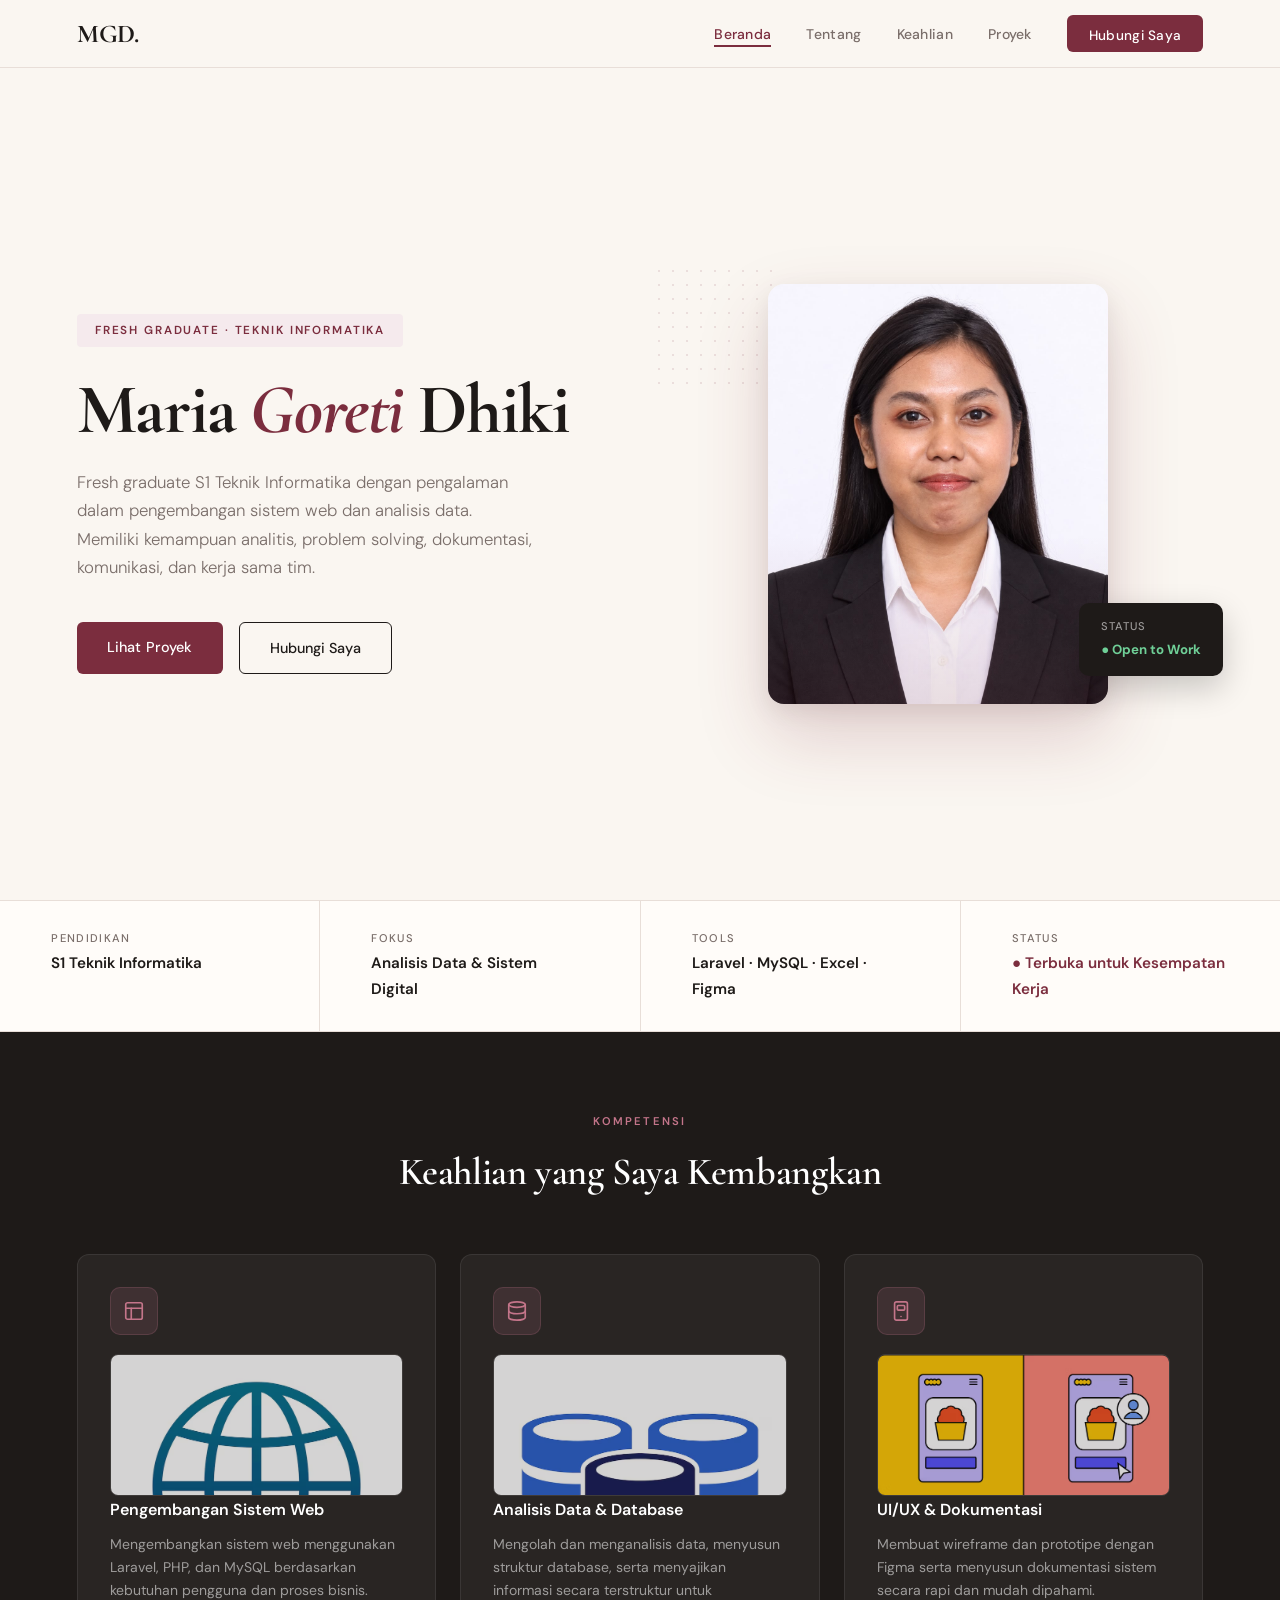
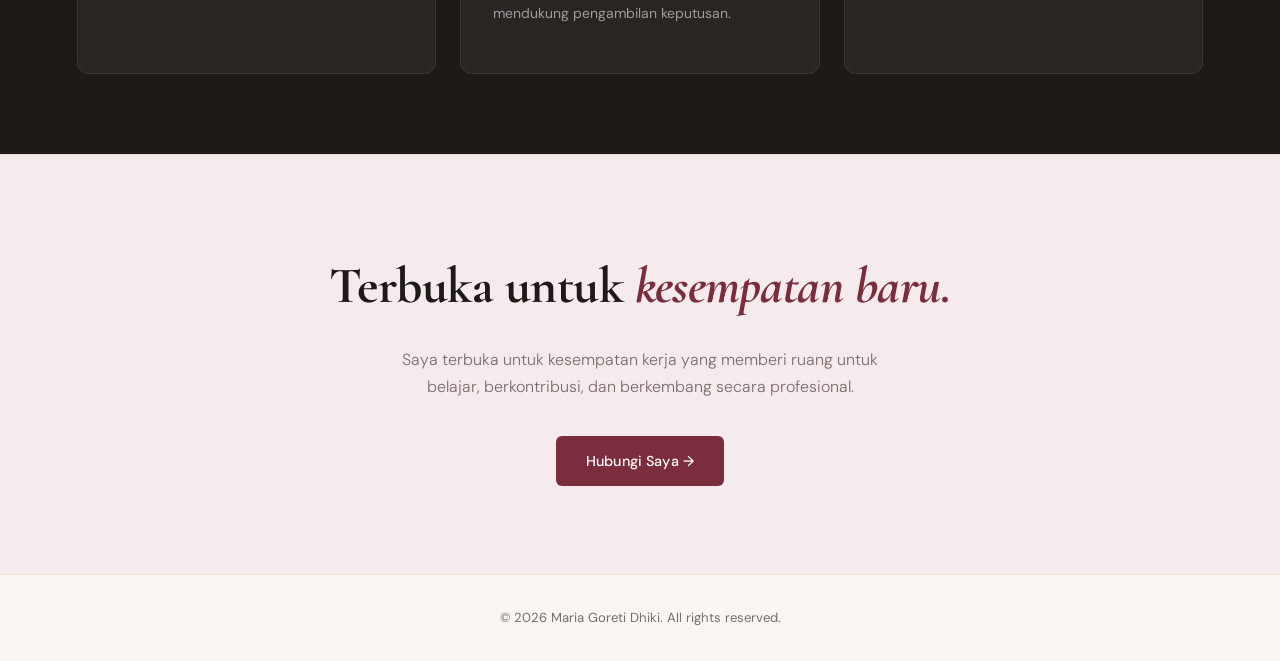
<file: index.html>
<!DOCTYPE html>
<html lang="id">
<head>
  <meta charset="UTF-8"/>
  <meta name="viewport" content="width=device-width, initial-scale=1.0"/>
  <title>Maria Goreti Dhiki – Fresh Graduate Teknik Informatika</title>
  <link rel="stylesheet" href="assets/css/style.css"/>
  <style>
    .home-hero {
      min-height: calc(100vh - 68px);
      display: grid; grid-template-columns: 1fr 1fr;
      align-items: center; padding: 80px 6% 60px; gap: 4rem;
    }
    .hero-tag {
      display: inline-block;
      background: var(--burgundy-lt); color: var(--burgundy);
      font-size: 0.73rem; font-weight: 600;
      letter-spacing: 0.16em; text-transform: uppercase;
      padding: 7px 18px; border-radius: 4px; margin-bottom: 1.6rem;
    }
    .home-hero h1 {
      font-family: 'Cormorant Garamond', serif;
      font-size: clamp(3rem, 5.5vw, 5rem);
      font-weight: 700; line-height: 1.05;
      letter-spacing: -0.02em; margin-bottom: 1.3rem;
    }
    .home-hero h1 em { font-style: italic; color: var(--burgundy); }
    .home-hero p { color: var(--muted); max-width: 460px; margin-bottom: 2.5rem; font-weight: 300; font-size: 1.05rem; }
    .hero-btns { display: flex; gap: 1rem; flex-wrap: wrap; }

    .hero-visual { display: flex; justify-content: center; position: relative; }
    .avatar-frame {
      width: 340px; height: 420px; border-radius: 16px;
      overflow: hidden; position: relative;
      box-shadow: 0 32px 72px rgba(123,45,62,0.2), 0 8px 24px rgba(0,0,0,0.08);
    }
    .avatar-frame img { width: 100%; height: 100%; object-fit: cover; object-position: top center; display: block; }
    /* Subtle warm overlay at bottom */
    .avatar-frame::after {
      content: ''; position: absolute; bottom: 0; left: 0; right: 0; height: 40%;
      background: linear-gradient(to top, rgba(123,45,62,0.15), transparent);
    }
    .hero-badge {
      position: absolute; bottom: 28px; right: -20px;
      background: var(--charcoal); color: var(--white);
      border-radius: 10px; padding: 14px 22px;
      font-size: 0.83rem; font-weight: 500;
      box-shadow: 0 12px 32px rgba(0,0,0,0.2);
    }
    .hero-badge span { display: block; font-size: 0.7rem; opacity: 0.55; margin-bottom: 3px; letter-spacing: 0.08em; text-transform: uppercase; }
    .hero-badge strong { color: #6FCF97; }

    /* Decorative dot pattern */
    .hero-deco {
      position: absolute; top: -20px; left: -20px;
      width: 120px; height: 120px; opacity: 0.12;
      background-image: radial-gradient(var(--burgundy) 1.5px, transparent 1.5px);
      background-size: 14px 14px;
      z-index: -1;
    }

    .info-strip {
      display: flex; flex-wrap: wrap;
      border-top: 1px solid var(--border); border-bottom: 1px solid var(--border);
      background: var(--warm-white);
    }
    .info-strip-item {
      display: flex; flex-direction: column; gap: 3px;
      padding: 28px 4%; flex: 1; border-right: 1px solid var(--border);
    }
    .info-strip-item:last-child { border-right: none; }
    .info-strip-item small { font-size: 0.7rem; color: var(--muted); letter-spacing: 0.12em; text-transform: uppercase; font-weight: 500; }
    .info-strip-item strong { font-size: 0.95rem; font-weight: 600; }

    /* Services dark section */
    .services-section {
      background: var(--charcoal);
      padding: 80px 6%; color: var(--white);
    }
    .sec-label {
      font-size: 0.7rem; font-weight: 600; letter-spacing: 0.2em;
      text-transform: uppercase; color: var(--burgundy-acc);
      margin-bottom: 0.6rem; text-align: center;
    }
    .services-section h2 {
      font-family: 'Cormorant Garamond', serif;
      font-size: clamp(1.9rem, 3vw, 2.6rem); font-weight: 600;
      text-align: center; margin-bottom: 3rem; letter-spacing: -0.01em;
    }
    .services-grid { display: grid; grid-template-columns: repeat(3, 1fr); gap: 1.5rem; }
    .service-card {
      background: rgba(255,255,255,0.05); border: 1px solid rgba(255,255,255,0.08);
      border-radius: 12px; padding: 2rem; transition: all 0.25s;
    }
    .service-card:hover { background: rgba(196,117,138,0.12); border-color: rgba(196,117,138,0.3); transform: translateY(-4px); }
    .service-icon {
      width: 48px; height: 48px; border-radius: 10px;
      background: rgba(196,117,138,0.15); border: 1px solid rgba(196,117,138,0.2);
      display: flex; align-items: center; justify-content: center; margin-bottom: 1.2rem;
    }
    .service-card h4 { font-size: 1rem; font-weight: 600; margin-bottom: 0.6rem; }
    .service-card p { font-size: 0.875rem; color: rgba(255,255,255,0.55); line-height: 1.65; margin-bottom: 1rem; }
    .service-screenshot {
      margin-top: 1rem;
      border-radius: 8px;
      overflow: hidden;
      border: 1px solid rgba(255,255,255,0.1);
    }
    .service-screenshot img {
      width: 100%;
      height: 140px;
      object-fit: cover;
      object-position: top;
      display: block;
      opacity: 0.8;
      transition: opacity 0.3s, transform 0.3s;
    }
    .service-card:hover .service-screenshot img {
      opacity: 1;
      transform: scale(1.03);
    }

    /* CTA */
    .cta-section {
      padding: 88px 6%; text-align: center;
      background: var(--burgundy-lt);
      border-top: 1px solid var(--border);
    }
    .cta-section h2 {
      font-family: 'Cormorant Garamond', serif;
      font-size: clamp(2.2rem, 4vw, 3.2rem); font-weight: 700;
      margin-bottom: 1rem; letter-spacing: -0.01em;
    }
    .cta-section h2 em { font-style: italic; color: var(--burgundy); }
    .cta-section p { color: var(--muted); max-width: 480px; margin: 0 auto 2.2rem; font-weight: 300; }

    @media (max-width: 768px) {
      .home-hero { grid-template-columns: 1fr; padding-top: 80px; }
      .hero-visual { display: none; }
      .services-grid { grid-template-columns: 1fr; }
      .info-strip-item { border-right: none; border-bottom: 1px solid var(--border); }
    }
  </style>
  <link rel="stylesheet" href="assets/css/responsive.css"/>
</head>
<body>
  <nav>
    <a href="index.html" class="nav-logo">MGD.</a>
    <button class="nav-toggle" type="button" aria-label="Buka menu navigasi" aria-expanded="false" aria-controls="primary-navigation">
      <span></span><span></span><span></span>
    </button>
    <ul class="nav-links" id="primary-navigation">
      <li><a href="index.html">Beranda</a></li>
      <li><a href="about.html">Tentang</a></li>
      <li><a href="skills.html">Keahlian</a></li>
      <li><a href="projects.html">Proyek</a></li>
      <li><a href="contact.html" class="nav-contact-btn">Hubungi Saya</a></li>
    </ul>
  </nav>

  <div class="page-wrapper">
    <section class="home-hero">
      <div>
        <div class="hero-tag">Fresh Graduate · Teknik Informatika</div>
        <h1>Maria <em>Goreti</em> Dhiki</h1>
        <p>Fresh graduate S1 Teknik Informatika dengan pengalaman dalam pengembangan sistem web dan analisis data. Memiliki kemampuan analitis, problem solving, dokumentasi, komunikasi, dan kerja sama tim.</p>
        <div class="hero-btns">
          <a href="projects.html" class="btn-primary">Lihat Proyek</a>
          <a href="contact.html" class="btn-outline">Hubungi Saya</a>
        </div>
      </div>
      <div class="hero-visual">
        <div class="hero-deco"></div>
        <div class="avatar-frame">
          <img src="assets/img/Profil.jpeg" alt="Maria Goreti Dhiki"/>
        </div>
        <div class="hero-badge">
          <span>Status</span>
          <strong>● Open to Work</strong>
        </div>
      </div>
    </section>

    <div class="info-strip">
      <div class="info-strip-item fade-in"><small>Pendidikan</small><strong>S1 Teknik Informatika</strong></div>
      <div class="info-strip-item fade-in"><small>Fokus</small><strong>Analisis Data &amp; Sistem Digital</strong></div>
      <div class="info-strip-item fade-in"><small>Tools</small><strong>Laravel · MySQL · Excel · Figma</strong></div>
      <div class="info-strip-item fade-in"><small>Status</small><strong style="color:var(--burgundy)">● Terbuka untuk Kesempatan Kerja</strong></div>
    </div>

    <section class="services-section">
      <p class="sec-label">Kompetensi</p>
      <h2>Keahlian yang Saya Kembangkan</h2>
      <div class="services-grid">
        <div class="service-card fade-in">
          <div class="service-icon">
            <svg width="22" height="22" viewBox="0 0 24 24" fill="none" stroke="var(--burgundy-acc)" stroke-width="1.8" stroke-linecap="round" stroke-linejoin="round">
              <rect x="3" y="3" width="18" height="18" rx="2"/><line x1="3" y1="9" x2="21" y2="9"/><line x1="9" y1="21" x2="9" y2="9"/>
            </svg>
          </div>
          <div class="service-screenshot">
            <img src="assets/img/web.avif" alt="Screenshot Pengembangan Web"/>
          </div>
          <h4>Pengembangan Sistem Web</h4>
          <p>Mengembangkan sistem web menggunakan Laravel, PHP, dan MySQL berdasarkan kebutuhan pengguna dan proses bisnis.</p>
        </div>
        <div class="service-card fade-in">
          <div class="service-icon">
            <svg width="22" height="22" viewBox="0 0 24 24" fill="none" stroke="var(--burgundy-acc)" stroke-width="1.8" stroke-linecap="round" stroke-linejoin="round">
              <ellipse cx="12" cy="5" rx="9" ry="3"/><path d="M21 12c0 1.66-4 3-9 3s-9-1.34-9-3"/>
              <path d="M3 5v14c0 1.66 4 3 9 3s9-1.34 9-3V5"/>
            </svg>
          </div>
          <div class="service-screenshot">
            <img src="assets/img/database.avif" alt="Screenshot Desain Database"/>
          </div>
          <h4>Analisis Data &amp; Database</h4>
          <p>Mengolah dan menganalisis data, menyusun struktur database, serta menyajikan informasi secara terstruktur untuk mendukung pengambilan keputusan.</p>
        </div>
        <div class="service-card fade-in">
          <div class="service-icon">
            <svg width="22" height="22" viewBox="0 0 24 24" fill="none" stroke="var(--burgundy-acc)" stroke-width="1.8" stroke-linecap="round" stroke-linejoin="round">
              <rect x="5" y="2" width="14" height="20" rx="2"/><line x1="12" y1="18" x2="12.01" y2="18"/>
              <rect x="8" y="6" width="8" height="5" rx="1"/>
            </svg>
          </div>
          <div class="service-screenshot">
            <img src="assets/img/ui.avif" alt="Screenshot UI/UX Design"/>
          </div>
          <h4>UI/UX &amp; Dokumentasi</h4>
          <p>Membuat wireframe dan prototipe dengan Figma serta menyusun dokumentasi sistem secara rapi dan mudah dipahami.</p>
        </div>
      </div>
    </section>

    <section class="cta-section">
      <h2>Terbuka untuk <em>kesempatan baru.</em></h2>
      <p>Saya terbuka untuk kesempatan kerja yang memberi ruang untuk belajar, berkontribusi, dan berkembang secara profesional.</p>
      <a href="contact.html" class="btn-primary">Hubungi Saya →</a>
    </section>

    <footer><p>© 2026 Maria Goreti Dhiki. All rights reserved.</p></footer>
  </div>
  <script src="assets/js/main.js"></script>
</body>
</html>
</file>
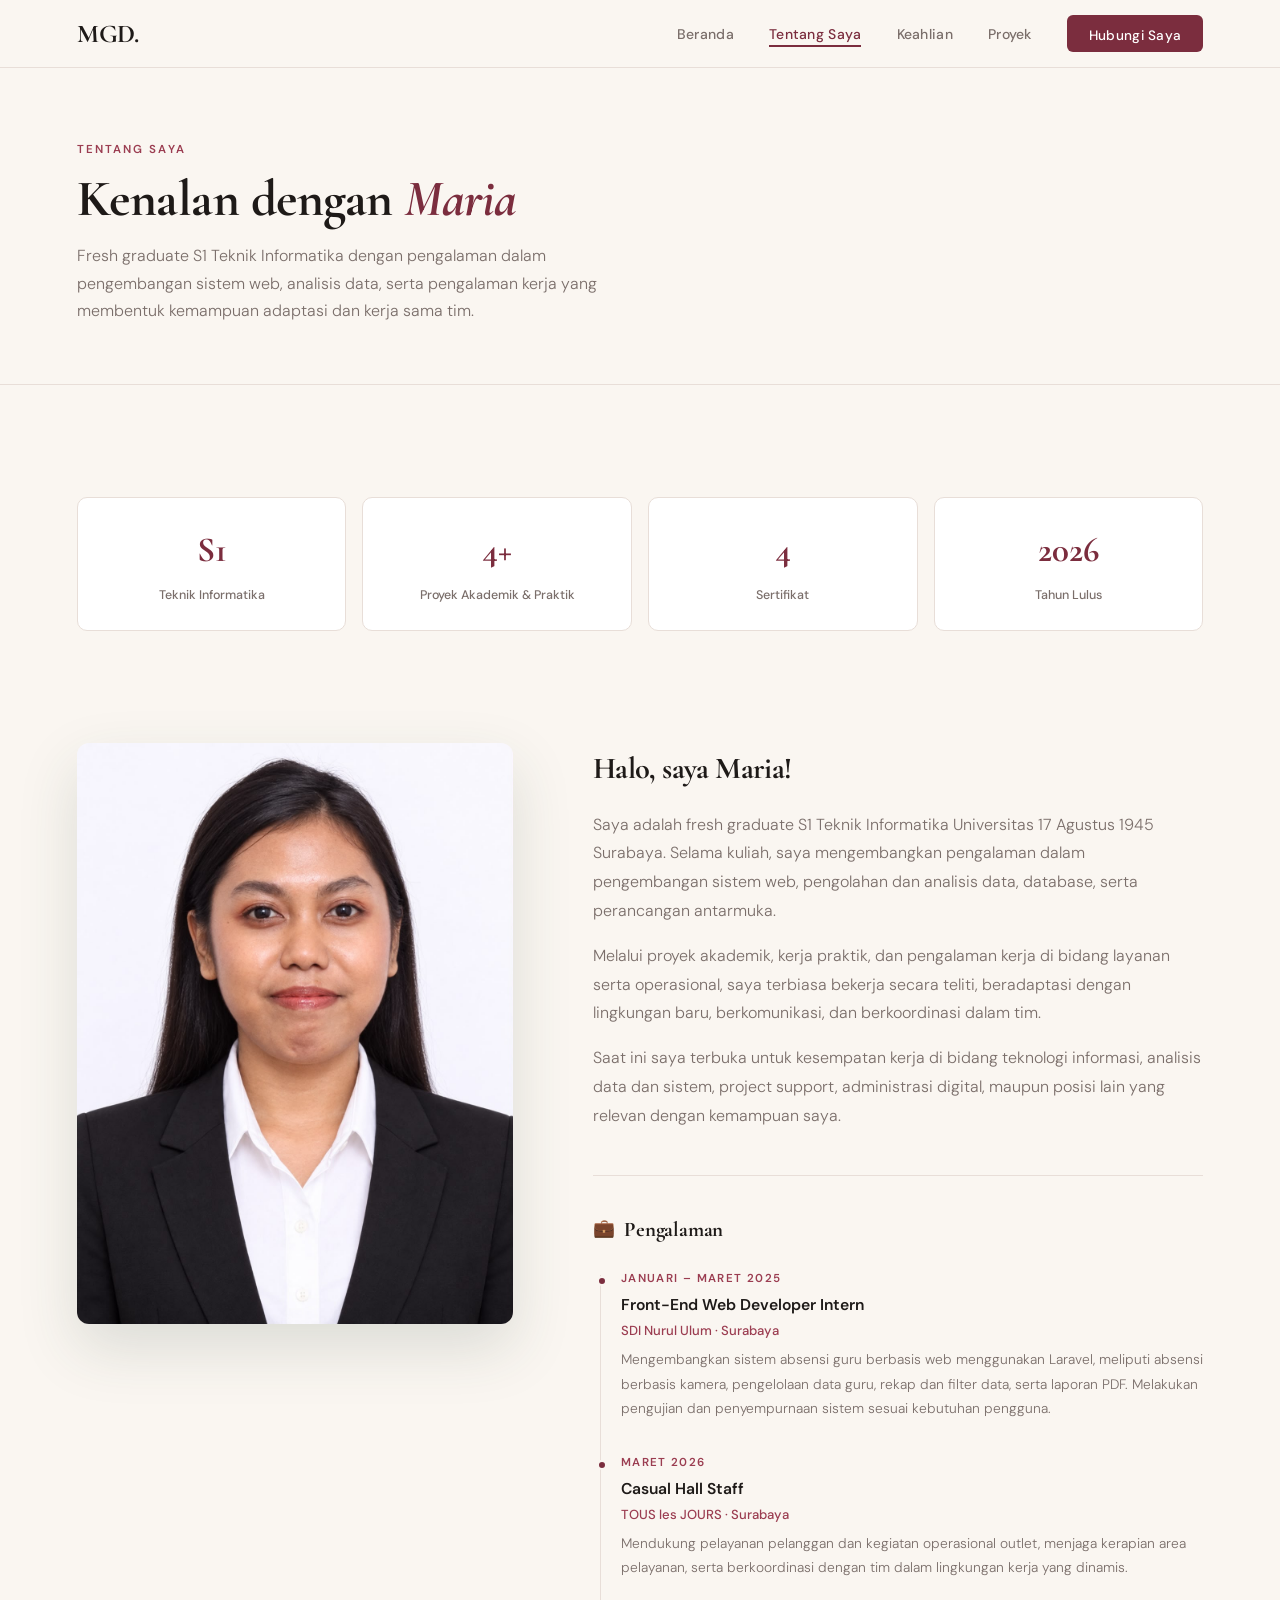
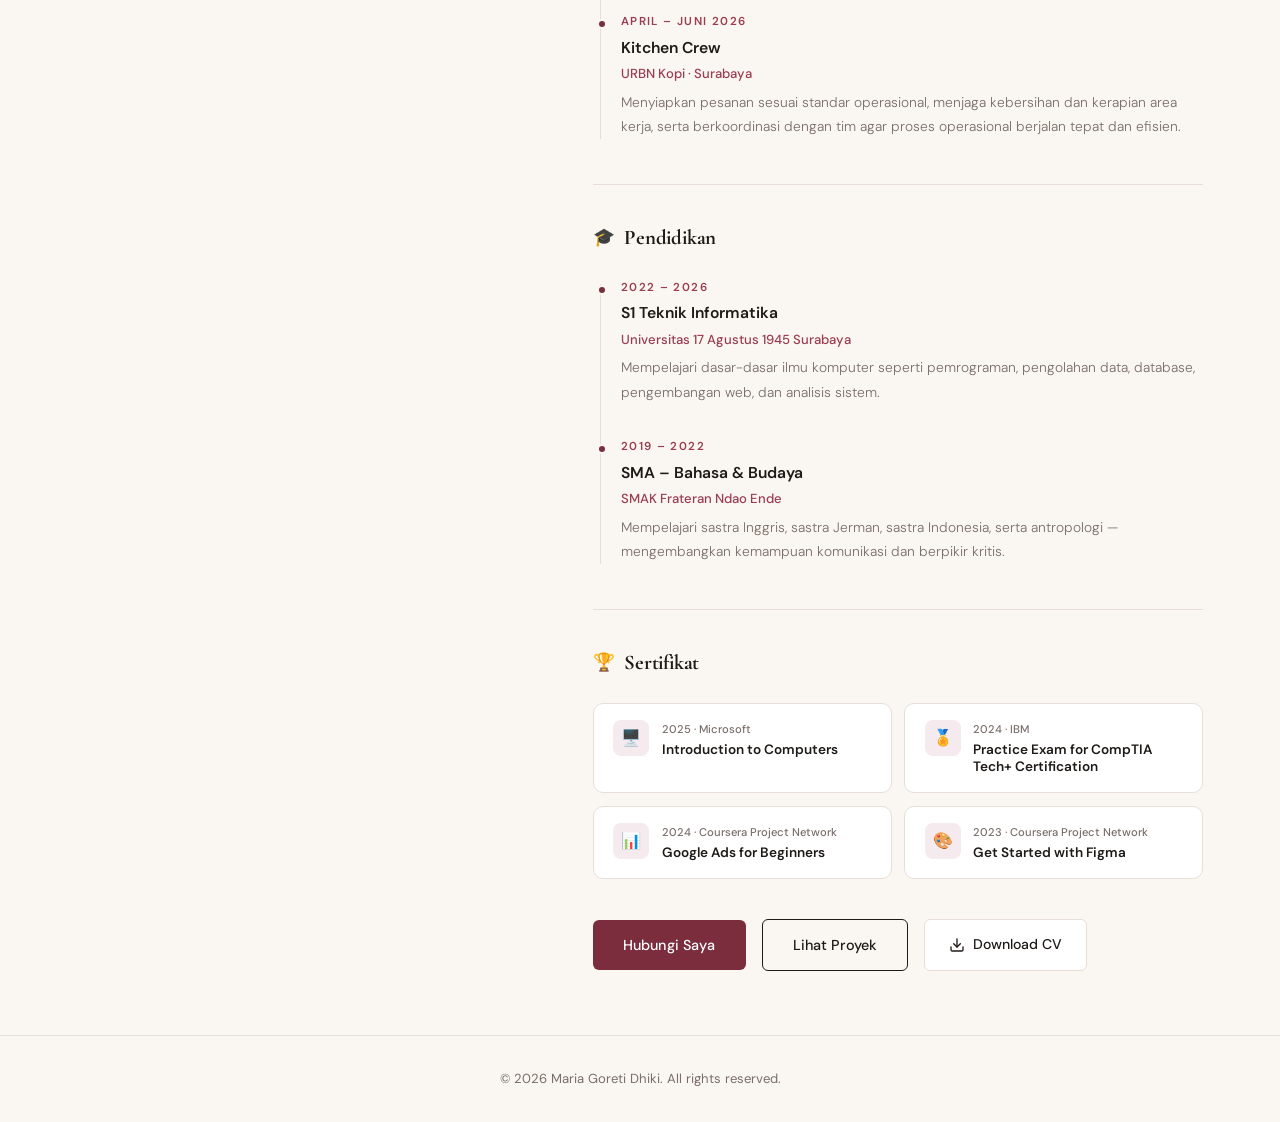
<file: about.html>
<!DOCTYPE html>
<html lang="id">
<head>
  <meta charset="UTF-8"/>
  <meta name="viewport" content="width=device-width, initial-scale=1.0"/>
  <title>Tentang Saya – Maria Goreti Dhiki</title>
  <link rel="stylesheet" href="assets/css/style.css"/>
  <style>
    .about-grid { display: grid; grid-template-columns: 1fr 1.4fr; gap: 5rem; align-items: start; }
    .about-photo {
      width: 100%; aspect-ratio: 3/4;
      border-radius: 12px; overflow: hidden;
      box-shadow: 0 24px 60px rgba(44,74,62,0.15);
      position: sticky; top: 88px;
    }
    .about-photo img { width: 100%; height: 100%; object-fit: cover; object-position: top center; display: block; }

    .about-text h3 {
      font-family: 'Cormorant Garamond', serif;
      font-size: 1.9rem; font-weight: 700;
      margin-bottom: 1rem; letter-spacing: -0.02em;
    }
    .about-text p { color: var(--muted); margin-bottom: 1rem; font-weight: 300; line-height: 1.8; }

    /* Stats */
    .stats-row { display: grid; grid-template-columns: repeat(4, 1fr); gap: 1rem; margin: 3rem 0; }
    .stat-card { background: var(--white); border: 1px solid var(--border); border-radius: 10px; padding: 1.4rem; text-align: center; transition: border-color 0.2s, transform 0.2s; }
    .stat-card:hover { border-color: var(--burgundy); transform: translateY(-3px); }
    .stat-num { font-family: 'Cormorant Garamond', serif; font-size: 2.2rem; font-weight: 700; color: var(--burgundy); display: block; }
    .stat-label { font-size: 0.78rem; color: var(--muted); font-weight: 500; margin-top: 2px; }

    /* Section divider */
    .about-section { margin-top: 2.8rem; padding-top: 2.2rem; border-top: 1px solid var(--border); }
    .about-section-title {
      font-family: 'Cormorant Garamond', serif;
      font-size: 1.3rem; font-weight: 700;
      margin-bottom: 1.4rem; letter-spacing: -0.01em;
      display: flex; align-items: center; gap: 0.6rem;
    }
    .about-section-title span { font-size: 1.1rem; }

    /* Timeline */
    .timeline { position: relative; padding-left: 28px; }
    .timeline::before { content: ''; position: absolute; left: 7px; top: 6px; bottom: 0; width: 1px; background: var(--border); }
    .timeline-item { position: relative; margin-bottom: 2rem; }
    .timeline-item::before { content: ''; position: absolute; left: -24px; top: 7px; width: 10px; height: 10px; border-radius: 50%; background: var(--burgundy); border: 2px solid var(--cream); }
    .timeline-year { font-size: 0.72rem; font-weight: 600; letter-spacing: 0.12em; color: var(--burgundy-md); text-transform: uppercase; margin-bottom: 3px; }
    .timeline-item h4 { font-size: 0.98rem; font-weight: 600; margin-bottom: 2px; }
    .timeline-item .tl-sub { font-size: 0.82rem; color: var(--burgundy-md); font-weight: 500; margin-bottom: 4px; }
    .timeline-item p { font-size: 0.86rem; color: var(--muted); font-weight: 300; }

    /* Sertifikat */
    .cert-grid { display: grid; grid-template-columns: 1fr 1fr; gap: 0.8rem; }
    .cert-card {
      background: var(--white); border: 1px solid var(--border);
      border-radius: 10px; padding: 1rem 1.2rem;
      display: flex; align-items: flex-start; gap: 0.8rem;
      transition: border-color 0.2s, transform 0.2s;
    }
    .cert-card:hover { border-color: var(--burgundy); transform: translateY(-2px); }
    .cert-icon {
      width: 36px; height: 36px; min-width: 36px;
      background: var(--burgundy-lt); border-radius: 8px;
      display: flex; align-items: center; justify-content: center;
      font-size: 1rem;
    }
    .cert-info small { font-size: 0.7rem; color: var(--muted); font-weight: 500; display: block; margin-bottom: 2px; }
    .cert-info strong { font-size: 0.85rem; font-weight: 600; line-height: 1.3; display: block; }

    /* CTA buttons */
    .about-cta { display: flex; gap: 1rem; flex-wrap: wrap; margin-top: 2.5rem; align-items: center; }
    .btn-download {
      display: inline-flex; align-items: center; gap: 0.5rem;
      border: 1.5px solid var(--border); color: var(--charcoal);
      padding: 13px 24px; border-radius: 6px;
      text-decoration: none; font-size: 0.88rem; font-weight: 500;
      background: var(--white);
      transition: all 0.2s;
    }
    .btn-download:hover { border-color: var(--burgundy); color: var(--burgundy); transform: translateY(-2px); }

    @media (max-width: 768px) {
      .about-grid { grid-template-columns: 1fr; }
      .stats-row { grid-template-columns: repeat(2, 1fr); }
      .cert-grid { grid-template-columns: 1fr; }
      .about-photo { position: static; aspect-ratio: 4/3; }
    }
  </style>
  <link rel="stylesheet" href="assets/css/responsive.css"/>
</head>
<body>
  <nav>
    <a href="index.html" class="nav-logo">MGD.</a>
    <button class="nav-toggle" type="button" aria-label="Buka menu navigasi" aria-expanded="false" aria-controls="primary-navigation">
      <span></span><span></span><span></span>
    </button>
    <ul class="nav-links" id="primary-navigation">
      <li><a href="index.html">Beranda</a></li>
      <li><a href="about.html">Tentang Saya</a></li>
      <li><a href="skills.html">Keahlian</a></li>
      <li><a href="projects.html">Proyek</a></li>
      <li><a href="contact.html" class="nav-contact-btn">Hubungi Saya</a></li>
    </ul>
  </nav>

  <div class="page-wrapper">
    <div class="page-hero">
      <p class="page-label">Tentang Saya</p>
      <h1 class="page-title">Kenalan dengan <em>Maria</em></h1>
      <p class="page-sub">Fresh graduate S1 Teknik Informatika dengan pengalaman dalam pengembangan sistem web, analisis data, serta pengalaman kerja yang membentuk kemampuan adaptasi dan kerja sama tim.</p>
    </div>

    <!-- STATS -->
    <div class="section-content" style="padding-bottom: 0;">
      <div class="stats-row">
        <div class="stat-card fade-in"><span class="stat-num">S1</span><span class="stat-label">Teknik Informatika</span></div>
        <div class="stat-card fade-in"><span class="stat-num">4+</span><span class="stat-label">Proyek Akademik &amp; Praktik</span></div>
        <div class="stat-card fade-in"><span class="stat-num">4</span><span class="stat-label">Sertifikat</span></div>
        <div class="stat-card fade-in"><span class="stat-num">2026</span><span class="stat-label">Tahun Lulus</span></div>
      </div>
    </div>

    <!-- ABOUT GRID -->
    <div class="section-content">
      <div class="about-grid">

        <!-- Foto -->
        <div class="about-photo fade-in">
          <img src="assets/img/Profil.jpeg" alt="Maria Goreti Dhiki"/>
        </div>

        <!-- Konten kanan -->
        <div class="about-text fade-in">
          <h3>Halo, saya Maria!</h3>
          <p>Saya adalah fresh graduate S1 Teknik Informatika Universitas 17 Agustus 1945 Surabaya. Selama kuliah, saya mengembangkan pengalaman dalam pengembangan sistem web, pengolahan dan analisis data, database, serta perancangan antarmuka.</p>
          <p>Melalui proyek akademik, kerja praktik, dan pengalaman kerja di bidang layanan serta operasional, saya terbiasa bekerja secara teliti, beradaptasi dengan lingkungan baru, berkomunikasi, dan berkoordinasi dalam tim.</p>
          <p>Saat ini saya terbuka untuk kesempatan kerja di bidang teknologi informasi, analisis data dan sistem, project support, administrasi digital, maupun posisi lain yang relevan dengan kemampuan saya.</p>

          <!-- PENGALAMAN -->
          <div class="about-section">
            <div class="about-section-title"><span>💼</span> Pengalaman</div>
            <div class="timeline">
              <div class="timeline-item">
                <div class="timeline-year">Januari – Maret 2025</div>
                <h4>Front-End Web Developer Intern</h4>
                <div class="tl-sub">SDI Nurul Ulum · Surabaya</div>
                <p>Mengembangkan sistem absensi guru berbasis web menggunakan Laravel, meliputi absensi berbasis kamera, pengelolaan data guru, rekap dan filter data, serta laporan PDF. Melakukan pengujian dan penyempurnaan sistem sesuai kebutuhan pengguna.</p>
              </div>
              <div class="timeline-item">
                <div class="timeline-year">Maret 2026</div>
                <h4>Casual Hall Staff</h4>
                <div class="tl-sub">TOUS les JOURS · Surabaya</div>
                <p>Mendukung pelayanan pelanggan dan kegiatan operasional outlet, menjaga kerapian area pelayanan, serta berkoordinasi dengan tim dalam lingkungan kerja yang dinamis.</p>
              </div>
              <div class="timeline-item">
                <div class="timeline-year">April – Juni 2026</div>
                <h4>Kitchen Crew</h4>
                <div class="tl-sub">URBN Kopi · Surabaya</div>
                <p>Menyiapkan pesanan sesuai standar operasional, menjaga kebersihan dan kerapian area kerja, serta berkoordinasi dengan tim agar proses operasional berjalan tepat dan efisien.</p>
              </div>
            </div>
          </div>

          <!-- PENDIDIKAN -->
          <div class="about-section">
            <div class="about-section-title"><span>🎓</span> Pendidikan</div>
            <div class="timeline">
              <div class="timeline-item">
                <div class="timeline-year">2022 – 2026</div>
                <h4>S1 Teknik Informatika</h4>
                <div class="tl-sub">Universitas 17 Agustus 1945 Surabaya</div>
                <p>Mempelajari dasar-dasar ilmu komputer seperti pemrograman, pengolahan data, database, pengembangan web, dan analisis sistem.</p>
              </div>
              <div class="timeline-item">
                <div class="timeline-year">2019 – 2022</div>
                <h4>SMA – Bahasa &amp; Budaya</h4>
                <div class="tl-sub">SMAK Frateran Ndao Ende</div>
                <p>Mempelajari sastra Inggris, sastra Jerman, sastra Indonesia, serta antropologi — mengembangkan kemampuan komunikasi dan berpikir kritis.</p>
              </div>
            </div>
          </div>

          <!-- SERTIFIKAT -->
          <div class="about-section">
            <div class="about-section-title"><span>🏆</span> Sertifikat</div>
            <div class="cert-grid">
              <div class="cert-card fade-in">
                <div class="cert-icon">🖥️</div>
                <div class="cert-info">
                  <small>2025 · Microsoft</small>
                  <strong>Introduction to Computers</strong>
                </div>
              </div>
              <div class="cert-card fade-in">
                <div class="cert-icon">🏅</div>
                <div class="cert-info">
                  <small>2024 · IBM</small>
                  <strong>Practice Exam for CompTIA Tech+ Certification</strong>
                </div>
              </div>
              <div class="cert-card fade-in">
                <div class="cert-icon">📊</div>
                <div class="cert-info">
                  <small>2024 · Coursera Project Network</small>
                  <strong>Google Ads for Beginners</strong>
                </div>
              </div>
              <div class="cert-card fade-in">
                <div class="cert-icon">🎨</div>
                <div class="cert-info">
                  <small>2023 · Coursera Project Network</small>
                  <strong>Get Started with Figma</strong>
                </div>
              </div>
            </div>
          </div>

          <!-- CTA -->
          <div class="about-cta">
            <a href="contact.html" class="btn-primary">Hubungi Saya</a>
            <a href="projects.html" class="btn-outline">Lihat Proyek</a>
            <a href="assets/cv/Maria_Goreti_Dhiki_CV.pdf" download="Maria_Goreti_Dhiki_CV.pdf" class="btn-download">
              <svg width="16" height="16" viewBox="0 0 24 24" fill="none" stroke="currentColor" stroke-width="2" stroke-linecap="round" stroke-linejoin="round">
                <path d="M21 15v4a2 2 0 01-2 2H5a2 2 0 01-2-2v-4"/>
                <polyline points="7 10 12 15 17 10"/>
                <line x1="12" y1="15" x2="12" y2="3"/>
              </svg>
              Download CV
            </a>
          </div>
        </div>

      </div>
    </div>

    <footer>
      <p>© 2026 Maria Goreti Dhiki. All rights reserved.</p>
    </footer>
  </div>

  <script src="assets/js/main.js"></script>
</body>
</html>
</file>
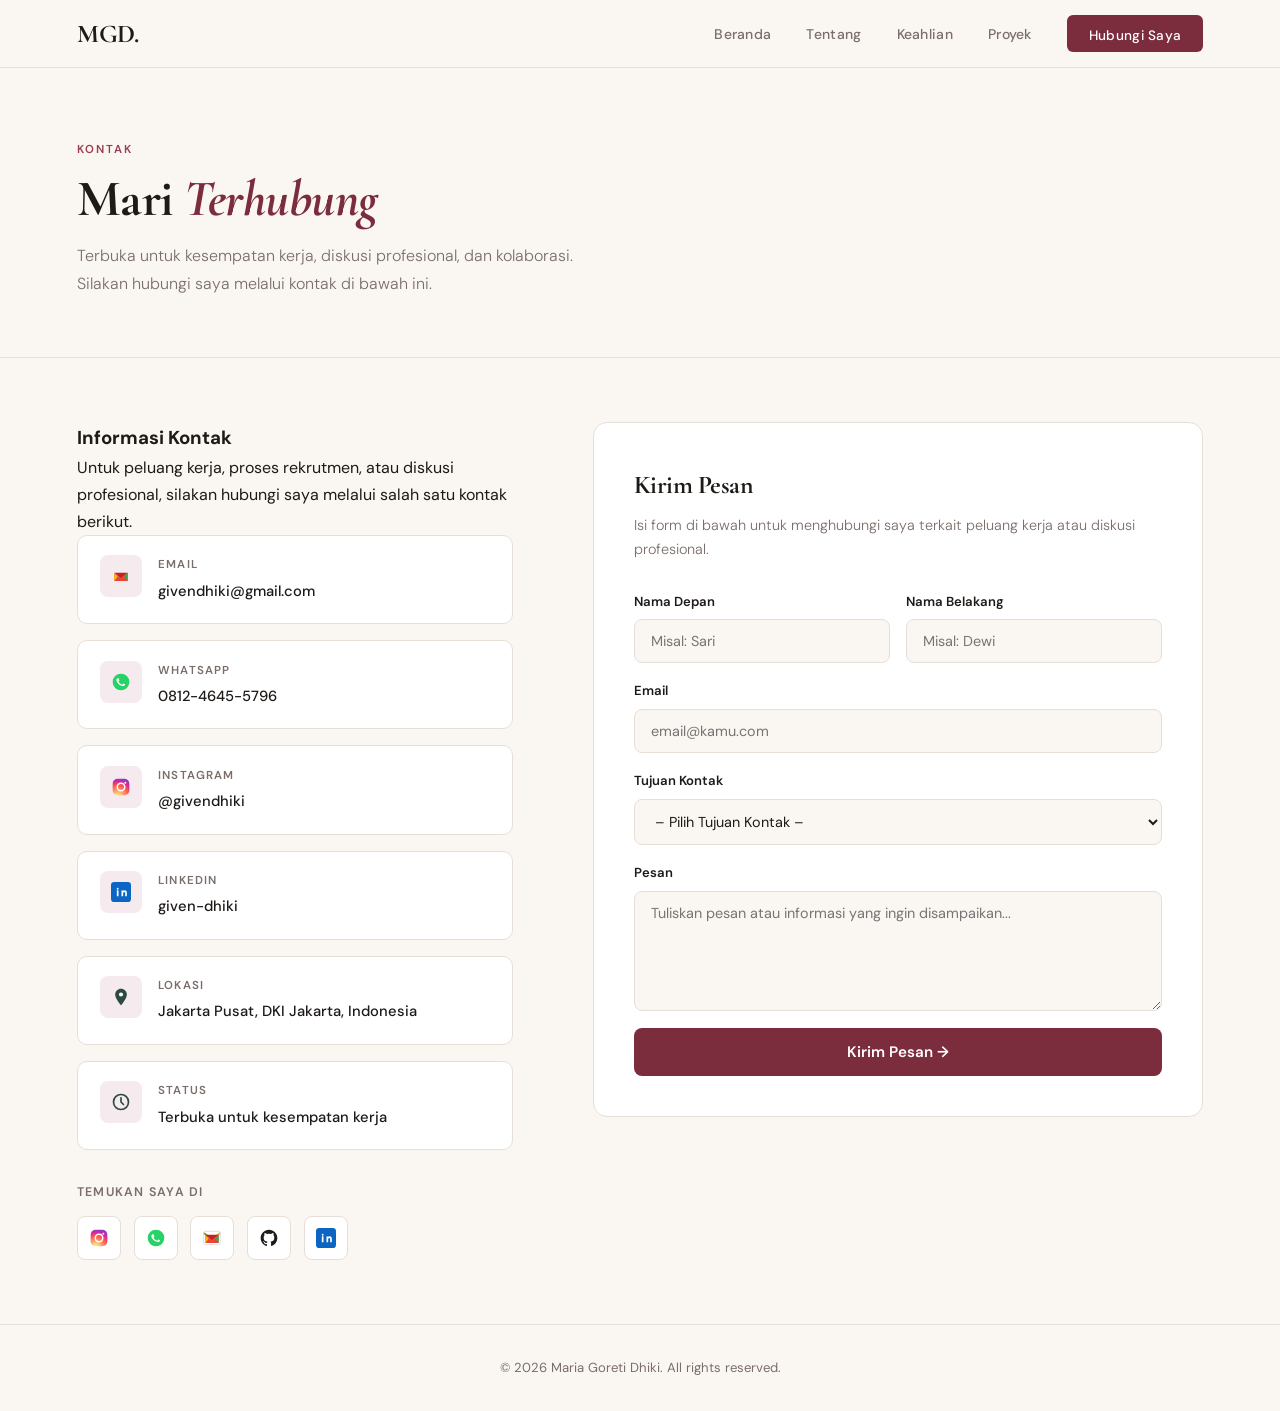
<file: contact.html>
<!DOCTYPE html>
<html lang="id">
<head>
  <meta charset="UTF-8"/>
  <meta name="viewport" content="width=device-width, initial-scale=1.0"/>
  <title>Kontak – Maria Goreti Dhiki</title>
  <link rel="stylesheet" href="assets/css/style.css"/>
  <style>
    .contact-layout { display: grid; grid-template-columns: 1fr 1.4fr; gap: 5rem; align-items: start; }
    .contact-info h3 { font-family: 'Cormorant Garamond', serif; font-size: 1.6rem; font-weight: 700; margin-bottom: 0.8rem; letter-spacing: -0.02em; }
    .contact-info > p { color: var(--muted); margin-bottom: 2rem; font-weight: 300; }
    .info-card {
      background: var(--white); border: 1px solid var(--border);
      border-radius: 10px; padding: 1.2rem 1.4rem;
      display: flex; align-items: flex-start; gap: 1rem;
      margin-bottom: 1rem; transition: border-color 0.2s;
      text-decoration: none; color: inherit;
    }
    .info-card:hover { border-color: var(--burgundy); }
    .info-icon { width: 42px; height: 42px; min-width: 42px; background: var(--burgundy-lt); border-radius: 8px; display: flex; align-items: center; justify-content: center; font-size: 1.1rem; }
    .info-text small { font-size: 0.72rem; color: var(--muted); text-transform: uppercase; letter-spacing: 0.1em; display: block; margin-bottom: 2px; font-weight: 600; }
    .info-text strong { font-size: 0.92rem; font-weight: 500; color: var(--charcoal); }
    .socials { margin-top: 2rem; }
    .socials p { font-size: 0.78rem; color: var(--muted); margin-bottom: 0.8rem; text-transform: uppercase; letter-spacing: 0.1em; font-weight: 600; }
    .social-links { display: flex; gap: 0.8rem; }
    .social-link { width: 44px; height: 44px; background: var(--white); border: 1px solid var(--border); border-radius: 8px; display: flex; align-items: center; justify-content: center; text-decoration: none; font-size: 1.1rem; transition: border-color 0.2s, transform 0.2s, background 0.2s; }
    .social-link:hover { border-color: var(--burgundy); background: var(--burgundy-lt); transform: translateY(-3px); }
    .contact-form-wrap { background: var(--white); border: 1px solid var(--border); border-radius: 14px; padding: 2.5rem; }
    .contact-form-wrap h3 { font-family: 'Cormorant Garamond', serif; font-size: 1.6rem; font-weight: 700; margin-bottom: 0.4rem; letter-spacing: -0.02em; }
    .contact-form-wrap > p { color: var(--muted); font-size: 0.9rem; margin-bottom: 1.8rem; font-weight: 300; }
    .form-row { display: grid; grid-template-columns: 1fr 1fr; gap: 1rem; }
    .form-group { display: flex; flex-direction: column; gap: 6px; margin-bottom: 1.1rem; }
    .form-group label { font-size: 0.82rem; font-weight: 600; color: var(--charcoal); }
    .form-group input, .form-group textarea, .form-group select { padding: 12px 16px; border: 1.5px solid var(--border); border-radius: 8px; background: var(--cream); color: var(--charcoal); font-family: 'DM Sans', sans-serif; font-size: 0.9rem; outline: none; transition: border-color 0.2s, background 0.2s; width: 100%; }
    .form-group input:focus, .form-group textarea:focus, .form-group select:focus { border-color: var(--burgundy); background: var(--white); }
    .form-group textarea { resize: vertical; min-height: 120px; }
    .submit-btn { width: 100%; padding: 14px; background: var(--burgundy); color: var(--white); border: none; border-radius: 8px; font-family: 'DM Sans', sans-serif; font-size: 0.95rem; font-weight: 600; cursor: pointer; transition: background 0.2s, transform 0.15s; }
    .submit-btn:hover { background: var(--burgundy-md); transform: translateY(-2px); }
    .success-msg { display: none; background: var(--burgundy-lt); border: 1px solid #b2cfca; color: var(--burgundy); border-radius: 8px; padding: 14px 18px; font-size: 0.9rem; margin-top: 1rem; text-align: center; font-weight: 500; }
    @media (max-width: 768px) { .contact-layout { grid-template-columns: 1fr; } .form-row { grid-template-columns: 1fr; } }
  </style>
  <link rel="stylesheet" href="assets/css/responsive.css"/>
</head>
<body>
  <nav>
    <a href="index.html" class="nav-logo">MGD.</a>
    <button class="nav-toggle" type="button" aria-label="Buka menu navigasi" aria-expanded="false" aria-controls="primary-navigation">
      <span></span><span></span><span></span>
    </button>
    <ul class="nav-links" id="primary-navigation">
      <li><a href="index.html">Beranda</a></li>
      <li><a href="about.html">Tentang</a></li>
      <li><a href="skills.html">Keahlian</a></li>
      <li><a href="projects.html">Proyek</a></li>
      <li><a href="contact.html" class="nav-contact-btn">Hubungi Saya</a></li>
    </ul>
  </nav>
  <div class="page-wrapper">
    <div class="page-hero">
      <p class="page-label">Kontak</p>
      <h1 class="page-title">Mari <em>Terhubung</em></h1>
      <p class="page-sub">Terbuka untuk kesempatan kerja, diskusi profesional, dan kolaborasi. Silakan hubungi saya melalui kontak di bawah ini.</p>
    </div>
    <div class="section-content">
      <div class="contact-layout">

        <!-- Info Kontak -->
        <div>
          <h3>Informasi Kontak</h3>
          <p>Untuk peluang kerja, proses rekrutmen, atau diskusi profesional, silakan hubungi saya melalui salah satu kontak berikut.</p>

          <!-- Email — bisa diklik -->
          <a href="mailto:givendhiki@gmail.com" class="info-card fade-in">
            <div class="info-icon">
              <svg width="20" height="20" viewBox="0 0 24 24" fill="none" xmlns="http://www.w3.org/2000/svg">
                <path d="M4 8v10h16V8L12 15 4 8z" fill="#EA4335"/>
                <path d="M4 8L12 15l8-7H4z" fill="#C5221F"/>
                <path d="M4 8v10l4-5-4-5z" fill="#FBBC04"/>
                <path d="M20 8v10l-4-5 4-5z" fill="#34A853"/>
              </svg>
            </div>
            <div class="info-text"><small>Email</small><strong>givendhiki@gmail.com</strong></div>
          </a>

          <!-- WhatsApp — bisa diklik -->
          <a href="https://wa.me/6281246455796" target="_blank" class="info-card fade-in">
            <div class="info-icon">
              <svg width="20" height="20" viewBox="0 0 24 24" fill="none" xmlns="http://www.w3.org/2000/svg">
                <circle cx="12" cy="12" r="10" fill="#25D366"/>
                <path d="M17 14.8c-.3-.1-1.7-.8-1.9-.9-.2-.1-.4-.1-.6.1-.2.2-.7.9-.8 1.1-.2.2-.3.2-.6.1-.3-.1-1.2-.4-2.3-1.4-.8-.8-1.4-1.7-1.6-2-.2-.3 0-.5.1-.6l.4-.5c.1-.2.2-.3.3-.5.1-.2 0-.4 0-.5-.1-.2-.6-1.4-.8-1.9-.2-.5-.4-.4-.6-.4h-.5c-.2 0-.5.1-.7.3-.2.2-.9.9-.9 2.1 0 1.3.9 2.5 1.1 2.7.1.2 1.8 2.7 4.3 3.8.6.3 1.1.4 1.5.5.6.2 1.2.2 1.6.1.5-.1 1.5-.6 1.7-1.2.2-.6.2-1.1.1-1.2-.1-.1-.3-.2-.6-.3z" fill="white"/>
              </svg>
            </div>
            <div class="info-text"><small>WhatsApp</small><strong>0812-4645-5796</strong></div>
          </a>

          <!-- Instagram — bisa diklik -->
          <a href="https://www.instagram.com/givendhiki?igsh=c3NhcmVyeXk5dzJh&utm_source=qr" target="_blank" class="info-card fade-in">
            <div class="info-icon">
              <svg width="20" height="20" viewBox="0 0 24 24" fill="none" xmlns="http://www.w3.org/2000/svg">
                <defs>
                  <radialGradient id="ig2" cx="30%" cy="107%" r="150%">
                    <stop offset="0%" stop-color="#fdf497"/>
                    <stop offset="45%" stop-color="#fd5949"/>
                    <stop offset="60%" stop-color="#d6249f"/>
                    <stop offset="90%" stop-color="#285AEB"/>
                  </radialGradient>
                </defs>
                <rect x="2" y="2" width="20" height="20" rx="6" fill="url(#ig2)"/>
                <circle cx="12" cy="12" r="4.5" stroke="white" stroke-width="1.8" fill="none"/>
                <circle cx="17.2" cy="6.8" r="1.2" fill="white"/>
              </svg>
            </div>
            <div class="info-text"><small>Instagram</small><strong>@givendhiki</strong></div>
          </a>

          <!-- LinkedIn — bisa diklik -->
          <a href="https://www.linkedin.com/in/given-dhiki/" target="_blank" class="info-card fade-in">
            <div class="info-icon">
              <svg width="20" height="20" viewBox="0 0 24 24" fill="none" xmlns="http://www.w3.org/2000/svg">
                <rect width="24" height="24" rx="4" fill="#0A66C2"/>
                <path d="M7 10h2v7H7v-7zm1-3a1.1 1.1 0 110 2.2A1.1 1.1 0 018 7zm4 3h2v1h.03C14.4 10.4 15.2 10 16.2 10c2.1 0 2.8 1.4 2.8 3.2V17h-2v-3.3c0-.8 0-1.8-1.1-1.8s-1.3.9-1.3 1.8V17h-2v-7z" fill="white"/>
              </svg>
            </div>
            <div class="info-text"><small>LinkedIn</small><strong>given-dhiki</strong></div>
          </a>

          <!-- Lokasi -->
          <div class="info-card fade-in">
            <div class="info-icon">
              <svg width="20" height="20" viewBox="0 0 24 24" fill="none" xmlns="http://www.w3.org/2000/svg">
                <path d="M12 2C8.13 2 5 5.13 5 9c0 5.25 7 13 7 13s7-7.75 7-13c0-3.87-3.13-7-7-7z" fill="#2C4A3E"/>
                <circle cx="12" cy="9" r="2.5" fill="white"/>
              </svg>
            </div>
            <div class="info-text"><small>Lokasi</small><strong>Jakarta Pusat, DKI Jakarta, Indonesia</strong></div>
          </div>

          <!-- Jam Aktif -->
          <div class="info-card fade-in">
            <div class="info-icon">
              <svg width="20" height="20" viewBox="0 0 24 24" fill="none" xmlns="http://www.w3.org/2000/svg">
                <circle cx="12" cy="12" r="9" stroke="#2C4A3E" stroke-width="2" fill="none"/>
                <path d="M12 7v5l3 3" stroke="#2C4A3E" stroke-width="2" stroke-linecap="round" stroke-linejoin="round"/>
              </svg>
            </div>
            <div class="info-text"><small>Status</small><strong>Terbuka untuk kesempatan kerja</strong></div>
          </div>

          <div class="socials fade-in">
            <p>Temukan saya di</p>
            <div class="social-links">
              <!-- Instagram -->
              <a href="https://www.instagram.com/givendhiki?igsh=c3NhcmVyeXk5dzJh&utm_source=qr" target="_blank" class="social-link" title="Instagram">
                <svg width="20" height="20" viewBox="0 0 24 24" fill="none" xmlns="http://www.w3.org/2000/svg">
                  <defs>
                    <radialGradient id="ig-grad" cx="30%" cy="107%" r="150%">
                      <stop offset="0%" stop-color="#fdf497"/>
                      <stop offset="5%" stop-color="#fdf497"/>
                      <stop offset="45%" stop-color="#fd5949"/>
                      <stop offset="60%" stop-color="#d6249f"/>
                      <stop offset="90%" stop-color="#285AEB"/>
                    </radialGradient>
                  </defs>
                  <rect x="2" y="2" width="20" height="20" rx="6" fill="url(#ig-grad)"/>
                  <circle cx="12" cy="12" r="4.5" stroke="white" stroke-width="1.8" fill="none"/>
                  <circle cx="17.2" cy="6.8" r="1.2" fill="white"/>
                </svg>
              </a>
              <!-- WhatsApp -->
              <a href="https://wa.me/6281246455796" target="_blank" class="social-link" title="WhatsApp">
                <svg width="20" height="20" viewBox="0 0 24 24" fill="none" xmlns="http://www.w3.org/2000/svg">
                  <circle cx="12" cy="12" r="10" fill="#25D366"/>
                  <path d="M17 14.8c-.3-.1-1.7-.8-1.9-.9-.2-.1-.4-.1-.6.1-.2.2-.7.9-.8 1.1-.2.2-.3.2-.6.1-.3-.1-1.2-.4-2.3-1.4-.8-.8-1.4-1.7-1.6-2-.2-.3 0-.5.1-.6l.4-.5c.1-.2.2-.3.3-.5.1-.2 0-.4 0-.5-.1-.2-.6-1.4-.8-1.9-.2-.5-.4-.4-.6-.4h-.5c-.2 0-.5.1-.7.3-.2.2-.9.9-.9 2.1 0 1.3.9 2.5 1.1 2.7.1.2 1.8 2.7 4.3 3.8.6.3 1.1.4 1.5.5.6.2 1.2.2 1.6.1.5-.1 1.5-.6 1.7-1.2.2-.6.2-1.1.1-1.2-.1-.1-.3-.2-.6-.3z" fill="white"/>
                </svg>
              </a>
              <!-- Gmail -->
              <a href="mailto:givendhiki@gmail.com" class="social-link" title="Email">
                <svg width="20" height="20" viewBox="0 0 24 24" fill="none" xmlns="http://www.w3.org/2000/svg">
                  <rect x="2" y="4" width="20" height="16" rx="2" fill="white" stroke="#E0E0E0" stroke-width="0.5"/>
                  <path d="M2 6l10 7 10-7" stroke="#EA4335" stroke-width="1.5" fill="none"/>
                  <path d="M2 6l10 7" stroke="#34A853" stroke-width="1.5"/>
                  <path d="M22 6l-10 7" stroke="#FBBC04" stroke-width="1.5"/>
                  <rect x="2" y="4" width="20" height="16" rx="2" fill="none" stroke="#E0E0E0" stroke-width="1"/>
                  <!-- M shape Gmail -->
                  <path d="M4 8v10h16V8L12 15 4 8z" fill="#EA4335"/>
                  <path d="M4 8L12 15l8-7H4z" fill="#C5221F"/>
                  <path d="M4 8v10l4-5-4-5z" fill="#FBBC04"/>
                  <path d="M20 8v10l-4-5 4-5z" fill="#34A853"/>
                </svg>
              </a>
              <!-- GitHub -->
              <a href="https://github.com/gdhiki12" target="_blank" class="social-link" title="GitHub">
                <svg width="20" height="20" viewBox="0 0 24 24" fill="none" xmlns="http://www.w3.org/2000/svg">
                  <path fill-rule="evenodd" clip-rule="evenodd" d="M12 2C6.477 2 2 6.477 2 12c0 4.418 2.865 8.166 6.839 9.489.5.092.682-.217.682-.482 0-.237-.009-.868-.013-1.703-2.782.604-3.369-1.342-3.369-1.342-.454-1.155-1.11-1.462-1.11-1.462-.908-.62.069-.608.069-.608 1.003.07 1.531 1.03 1.531 1.03.892 1.529 2.341 1.087 2.91.832.092-.647.35-1.088.636-1.338-2.22-.253-4.555-1.11-4.555-4.943 0-1.091.39-1.984 1.029-2.683-.103-.253-.446-1.27.098-2.647 0 0 .84-.269 2.75 1.025A9.578 9.578 0 0112 6.836a9.59 9.59 0 012.504.337c1.909-1.294 2.747-1.025 2.747-1.025.546 1.377.202 2.394.1 2.647.64.699 1.028 1.592 1.028 2.683 0 3.842-2.339 4.687-4.566 4.935.359.309.678.919.678 1.852 0 1.336-.012 2.415-.012 2.743 0 .267.18.579.688.481C19.138 20.163 22 16.418 22 12c0-5.523-4.477-10-10-10z" fill="#1C1C1C"/>
                </svg>
              </a>
              <!-- LinkedIn -->
              <a href="https://www.linkedin.com/in/given-dhiki/" target="_blank" class="social-link" title="LinkedIn">
                <svg width="20" height="20" viewBox="0 0 24 24" fill="none" xmlns="http://www.w3.org/2000/svg">
                  <rect width="24" height="24" rx="4" fill="#0A66C2"/>
                  <path d="M7 10h2v7H7v-7zm1-3a1.1 1.1 0 110 2.2A1.1 1.1 0 018 7zm4 3h2v1h.03C14.4 10.4 15.2 10 16.2 10c2.1 0 2.8 1.4 2.8 3.2V17h-2v-3.3c0-.8 0-1.8-1.1-1.8s-1.3.9-1.3 1.8V17h-2v-7z" fill="white"/>
                </svg>
              </a>
            </div>
          </div>
        </div>

        <!-- Form -->
        <div class="contact-form-wrap fade-in">
          <h3>Kirim Pesan</h3>
          <p>Isi form di bawah untuk menghubungi saya terkait peluang kerja atau diskusi profesional.</p>
          <form onsubmit="handleSubmit(event)">
            <div class="form-row">
              <div class="form-group"><label>Nama Depan</label><input type="text" placeholder="Misal: Sari" required/></div>
              <div class="form-group"><label>Nama Belakang</label><input type="text" placeholder="Misal: Dewi"/></div>
            </div>
            <div class="form-group"><label>Email</label><input type="email" placeholder="email@kamu.com" required/></div>
            <div class="form-group">
              <label>Tujuan Kontak</label>
              <select>
                <option value="">– Pilih Tujuan Kontak –</option>
                <option>Peluang Kerja / Rekrutmen</option>
                <option>Interview</option>
                <option>Kolaborasi Profesional</option>
                <option>Networking / Diskusi</option>
                <option>Lainnya</option>
              </select>
            </div>
            <div class="form-group"><label>Pesan</label><textarea placeholder="Tuliskan pesan atau informasi yang ingin disampaikan..."></textarea></div>
            <button type="submit" class="submit-btn">Kirim Pesan →</button>
            <div class="success-msg" id="successMsg">✅ Pesan berhasil terkirim! Saya akan menghubungi kamu segera.</div>
          </form>
        </div>

      </div>
    </div>
    <footer><p>© 2026 Maria Goreti Dhiki. All rights reserved.</p></footer>
  </div>
  <script src="assets/js/main.js"></script>
  <script>
    function handleSubmit(e) {
      e.preventDefault();
      document.getElementById('successMsg').style.display = 'block';
      e.target.reset();
    }
  </script>
</body>
</html>
</file>
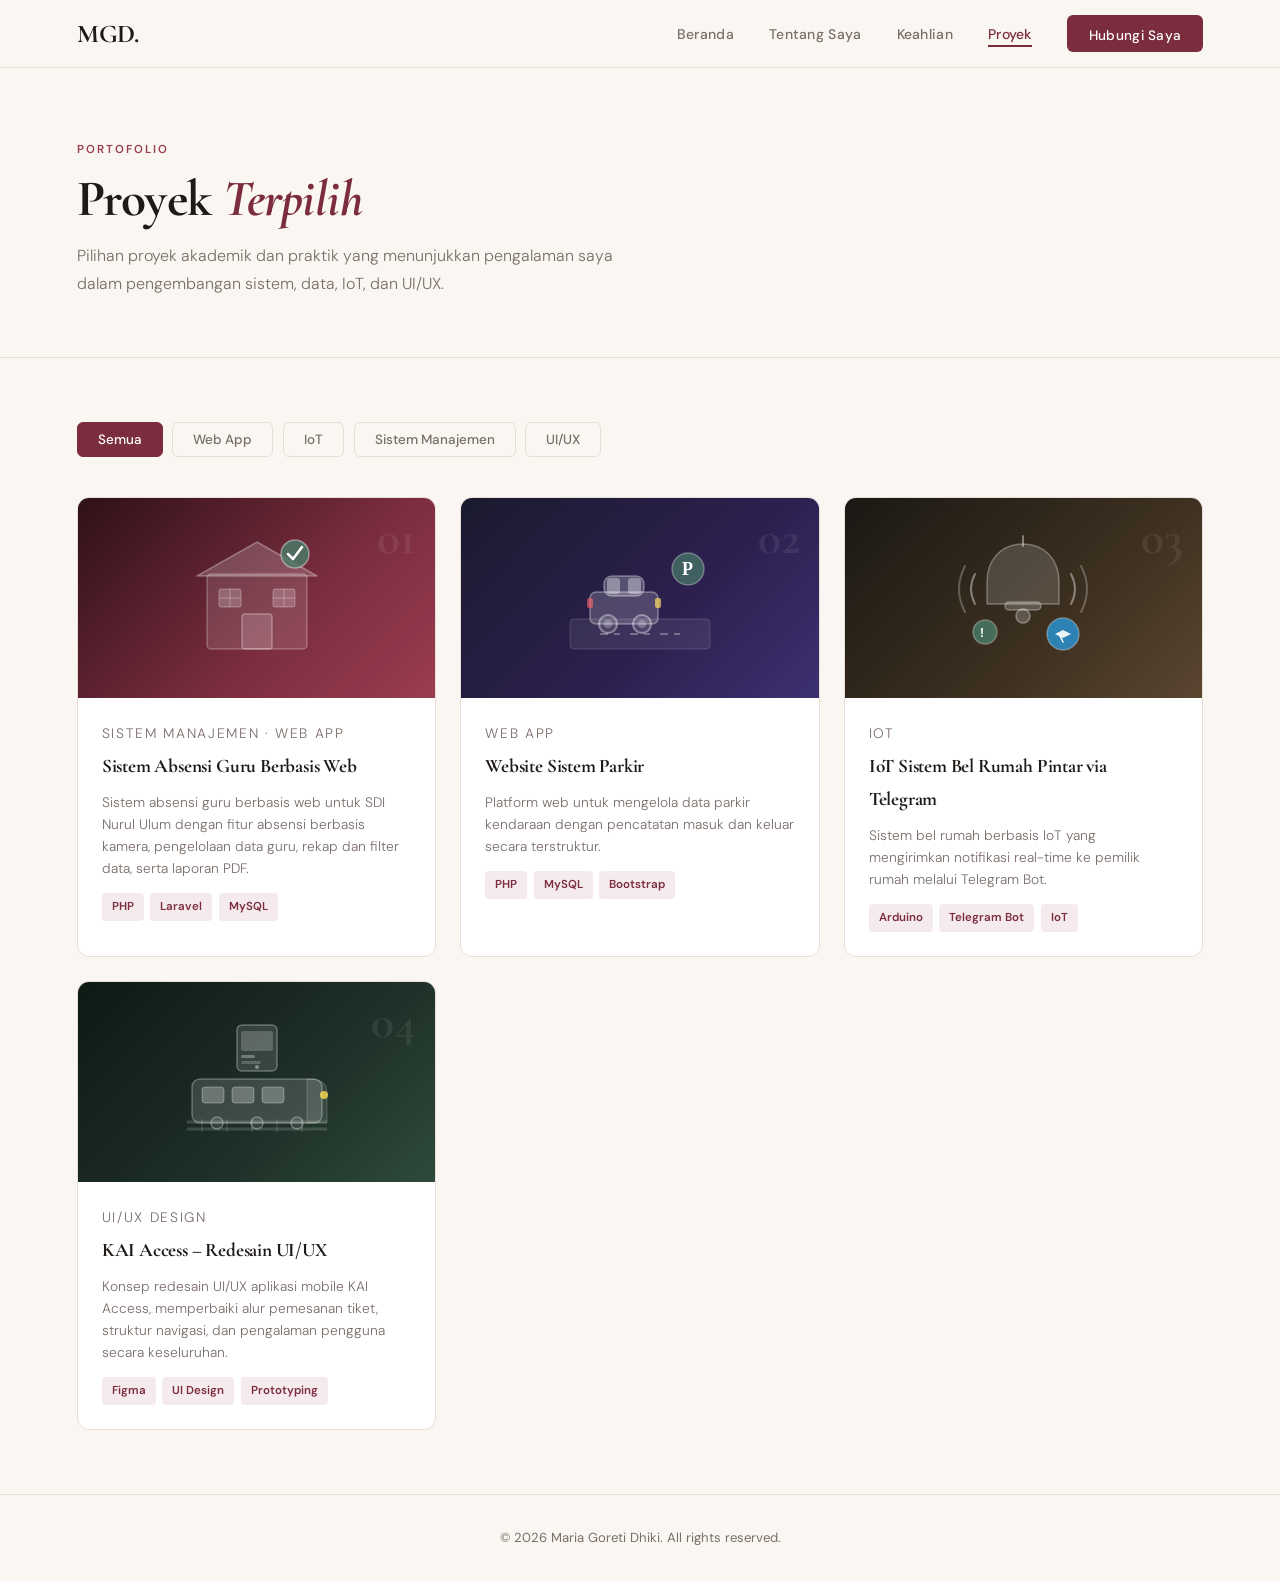
<file: projects.html>
<!DOCTYPE html>
<html lang="id">
<head>
  <meta charset="UTF-8"/>
  <meta name="viewport" content="width=device-width, initial-scale=1.0"/>
  <title>Proyek – Maria Goreti Dhiki</title>
  <link rel="stylesheet" href="assets/css/style.css"/>
  <style>
    .filter-bar { display: flex; gap: 0.6rem; flex-wrap: wrap; margin-bottom: 2.5rem; }
    .filter-btn {
      padding: 8px 20px; border-radius: 6px;
      border: 1.5px solid var(--border); background: transparent;
      font-family: 'DM Sans', sans-serif; font-size: 0.84rem;
      cursor: pointer; color: var(--muted); font-weight: 500; transition: all 0.2s;
    }
    .filter-btn:hover, .filter-btn.active { background: var(--burgundy); color: var(--white); border-color: var(--burgundy); }

    .projects-grid { display: grid; grid-template-columns: repeat(auto-fill, minmax(320px, 1fr)); gap: 1.5rem; }
    .project-card {
      background: var(--white); border: 1px solid var(--border);
      border-radius: 12px; overflow: hidden;
      transition: transform 0.3s, box-shadow 0.3s;
    }
    .project-card:hover { transform: translateY(-6px); box-shadow: 0 20px 48px rgba(123,45,62,0.12); }

    /* Project Thumbs – SVG ilustrasi per proyek */
    .project-thumb {
      height: 200px; position: relative; overflow: hidden;
      display: flex; align-items: center; justify-content: center;
    }
    .thumb-bg-1 { background: linear-gradient(135deg, #2E1018 0%, #7B2D3E 60%, #9B3D51 100%); }
    .thumb-bg-2 { background: linear-gradient(135deg, #1a1a2e 0%, #2d2050 60%, #3d3070 100%); }
    .thumb-bg-3 { background: linear-gradient(135deg, #1a1814 0%, #3d3020 60%, #5a4530 100%); }
    .thumb-bg-4 { background: linear-gradient(135deg, #0e1a14 0%, #1e3028 60%, #2e4a3a 100%); }

    .thumb-num {
      position: absolute; top: 1rem; right: 1.2rem;
      font-family: 'Cormorant Garamond', serif; font-size: 3rem; font-weight: 700;
      color: rgba(255,255,255,0.08); line-height: 1; user-select: none;
    }
    .thumb-illustration { position: relative; z-index: 1; }

    .project-info { padding: 1.5rem; }
    .project-tag { font-size: 0.72rem; font-weight: 600; letter-spacing: 0.12em; text-transform: uppercase; color: var(--burgundy-md); margin-bottom: 0.4rem; }
    .project-info h3 { font-family: 'Cormorant Garamond', serif; font-size: 1.2rem; font-weight: 700; margin-bottom: 0.5rem; letter-spacing: -0.01em; }
    .project-info p { font-size: 0.86rem; color: var(--muted); font-weight: 300; line-height: 1.6; }
    .project-tags-tech { display: flex; gap: 0.4rem; flex-wrap: wrap; margin-top: 0.9rem; }
    .project-tags-tech span { font-size: 0.72rem; font-weight: 600; background: var(--burgundy-lt); color: var(--burgundy); padding: 4px 10px; border-radius: 4px; }
    .project-card.hidden { display: none; }
    @media (max-width: 640px) { .projects-grid { grid-template-columns: 1fr; } }
  </style>
  <link rel="stylesheet" href="assets/css/responsive.css"/>
</head>
<body>
  <nav>
    <a href="index.html" class="nav-logo">MGD.</a>
    <button class="nav-toggle" type="button" aria-label="Buka menu navigasi" aria-expanded="false" aria-controls="primary-navigation">
      <span></span><span></span><span></span>
    </button>
    <ul class="nav-links" id="primary-navigation">
      <li><a href="index.html">Beranda</a></li>
      <li><a href="about.html">Tentang Saya</a></li>
      <li><a href="skills.html">Keahlian</a></li>
      <li><a href="projects.html">Proyek</a></li>
      <li><a href="contact.html" class="nav-contact-btn">Hubungi Saya</a></li>
    </ul>
  </nav>

  <div class="page-wrapper">
    <div class="page-hero">
      <p class="page-label">Portofolio</p>
      <h1 class="page-title">Proyek <em>Terpilih</em></h1>
      <p class="page-sub">Pilihan proyek akademik dan praktik yang menunjukkan pengalaman saya dalam pengembangan sistem, data, IoT, dan UI/UX.</p>
    </div>

    <div class="section-content">
      <div class="filter-bar">
        <button class="filter-btn active" onclick="filterProject(this,'all')">Semua</button>
        <button class="filter-btn" onclick="filterProject(this,'web')">Web App</button>
        <button class="filter-btn" onclick="filterProject(this,'iot')">IoT</button>
        <button class="filter-btn" onclick="filterProject(this,'sistem')">Sistem Manajemen</button>
        <button class="filter-btn" onclick="filterProject(this,'uiux')">UI/UX</button>
      </div>

      <div class="projects-grid">

        <!-- Proyek 1: Absensi Sekolah -->
        <div class="project-card fade-in" data-cat="sistem">
          <div class="project-thumb thumb-bg-1">
            <span class="thumb-num">01</span>
            <div class="thumb-illustration">
              <svg width="160" height="140" viewBox="0 0 160 140" fill="none" xmlns="http://www.w3.org/2000/svg">
                <!-- Gedung sekolah -->
                <rect x="30" y="50" width="100" height="75" rx="4" fill="rgba(255,255,255,0.12)"/>
                <rect x="30" y="50" width="100" height="75" rx="4" stroke="rgba(255,255,255,0.25)" stroke-width="1.5"/>
                <!-- Atap -->
                <polygon points="20,52 80,18 140,52" fill="rgba(255,255,255,0.18)" stroke="rgba(255,255,255,0.3)" stroke-width="1.5" stroke-linejoin="round"/>
                <!-- Pintu -->
                <rect x="65" y="90" width="30" height="35" rx="3" fill="rgba(255,255,255,0.15)" stroke="rgba(255,255,255,0.3)" stroke-width="1.5"/>
                <!-- Jendela kiri -->
                <rect x="42" y="65" width="22" height="18" rx="2" fill="rgba(255,255,255,0.2)" stroke="rgba(255,255,255,0.3)" stroke-width="1"/>
                <line x1="53" y1="65" x2="53" y2="83" stroke="rgba(255,255,255,0.3)" stroke-width="1"/>
                <line x1="42" y1="74" x2="64" y2="74" stroke="rgba(255,255,255,0.3)" stroke-width="1"/>
                <!-- Jendela kanan -->
                <rect x="96" y="65" width="22" height="18" rx="2" fill="rgba(255,255,255,0.2)" stroke="rgba(255,255,255,0.3)" stroke-width="1"/>
                <line x1="107" y1="65" x2="107" y2="83" stroke="rgba(255,255,255,0.3)" stroke-width="1"/>
                <line x1="96" y1="74" x2="118" y2="74" stroke="rgba(255,255,255,0.3)" stroke-width="1"/>
                <!-- Checklist kecil -->
                <circle cx="118" cy="30" r="14" fill="rgba(74,124,106,0.8)" stroke="rgba(255,255,255,0.4)" stroke-width="1.5"/>
                <polyline points="111,30 116,35 125,23" stroke="white" stroke-width="2.5" stroke-linecap="round" stroke-linejoin="round" fill="none"/>
              </svg>
            </div>
          </div>
          <div class="project-info">
            <p class="project-tag">Sistem Manajemen · Web App</p>
            <h3>Sistem Absensi Guru Berbasis Web</h3>
            <p>Sistem absensi guru berbasis web untuk SDI Nurul Ulum dengan fitur absensi berbasis kamera, pengelolaan data guru, rekap dan filter data, serta laporan PDF.</p>
            <div class="project-tags-tech">
              <span>PHP</span><span>Laravel</span><span>MySQL</span>
            </div>
          </div>
        </div>

        <!-- Proyek 2: Sistem Parkir -->
        <div class="project-card fade-in" data-cat="web">
          <div class="project-thumb thumb-bg-2">
            <span class="thumb-num">02</span>
            <div class="thumb-illustration">
              <svg width="160" height="140" viewBox="0 0 160 140" fill="none" xmlns="http://www.w3.org/2000/svg">
                <!-- Jalan -->
                <rect x="10" y="95" width="140" height="30" rx="4" fill="rgba(255,255,255,0.08)" stroke="rgba(255,255,255,0.15)" stroke-width="1"/>
                <line x1="40" y1="110" x2="60" y2="110" stroke="rgba(255,255,255,0.3)" stroke-width="2" stroke-dasharray="8,6"/>
                <line x1="70" y1="110" x2="90" y2="110" stroke="rgba(255,255,255,0.3)" stroke-width="2" stroke-dasharray="8,6"/>
                <line x1="100" y1="110" x2="120" y2="110" stroke="rgba(255,255,255,0.3)" stroke-width="2" stroke-dasharray="8,6"/>
                <!-- Mobil badan -->
                <rect x="30" y="68" width="68" height="32" rx="6" fill="rgba(255,255,255,0.18)" stroke="rgba(255,255,255,0.35)" stroke-width="1.5"/>
                <!-- Atap mobil -->
                <rect x="44" y="52" width="40" height="20" rx="8" fill="rgba(255,255,255,0.22)" stroke="rgba(255,255,255,0.35)" stroke-width="1.5"/>
                <!-- Kaca depan -->
                <rect x="68" y="54" width="13" height="16" rx="3" fill="rgba(255,255,255,0.35)"/>
                <!-- Kaca belakang -->
                <rect x="47" y="54" width="13" height="16" rx="3" fill="rgba(255,255,255,0.35)"/>
                <!-- Roda kiri -->
                <circle cx="48" cy="100" r="9" fill="rgba(255,255,255,0.1)" stroke="rgba(255,255,255,0.4)" stroke-width="2"/>
                <circle cx="48" cy="100" r="4" fill="rgba(255,255,255,0.25)"/>
                <!-- Roda kanan -->
                <circle cx="82" cy="100" r="9" fill="rgba(255,255,255,0.1)" stroke="rgba(255,255,255,0.4)" stroke-width="2"/>
                <circle cx="82" cy="100" r="4" fill="rgba(255,255,255,0.25)"/>
                <!-- Lampu -->
                <rect x="95" y="74" width="6" height="10" rx="2" fill="rgba(255,220,100,0.7)"/>
                <rect x="27" y="74" width="6" height="10" rx="2" fill="rgba(255,100,100,0.6)"/>
                <!-- Ikon P parkir -->
                <circle cx="128" cy="45" r="16" fill="rgba(74,124,106,0.7)" stroke="rgba(255,255,255,0.3)" stroke-width="1.5"/>
                <text x="122" y="51" font-family="serif" font-size="18" font-weight="bold" fill="white">P</text>
              </svg>
            </div>
          </div>
          <div class="project-info">
            <p class="project-tag">Web App</p>
            <h3>Website Sistem Parkir</h3>
            <p>Platform web untuk mengelola data parkir kendaraan dengan pencatatan masuk dan keluar secara terstruktur.</p>
            <div class="project-tags-tech">
              <span>PHP</span><span>MySQL</span><span>Bootstrap</span>
            </div>
          </div>
        </div>

        <!-- Proyek 3: IoT Bel Rumah -->
        <div class="project-card fade-in" data-cat="iot">
          <div class="project-thumb thumb-bg-3">
            <span class="thumb-num">03</span>
            <div class="thumb-illustration">
              <svg width="160" height="140" viewBox="0 0 160 140" fill="none" xmlns="http://www.w3.org/2000/svg">
                <!-- Bel -->
                <path d="M80 20 C58 20 44 36 44 58 L44 80 L116 80 L116 58 C116 36 102 20 80 20 Z" fill="rgba(255,255,255,0.15)" stroke="rgba(255,255,255,0.3)" stroke-width="1.5"/>
                <rect x="62" y="78" width="36" height="8" rx="4" fill="rgba(255,255,255,0.2)" stroke="rgba(255,255,255,0.3)" stroke-width="1.5"/>
                <circle cx="80" cy="92" r="7" fill="rgba(255,255,255,0.2)" stroke="rgba(255,255,255,0.35)" stroke-width="1.5"/>
                <line x1="80" y1="12" x2="80" y2="22" stroke="rgba(255,255,255,0.4)" stroke-width="2" stroke-linecap="round"/>
                <!-- Gelombang sinyal kiri -->
                <path d="M32 50 Q24 65 32 80" stroke="rgba(255,255,255,0.4)" stroke-width="2" fill="none" stroke-linecap="round"/>
                <path d="M22 42 Q10 65 22 88" stroke="rgba(255,255,255,0.25)" stroke-width="2" fill="none" stroke-linecap="round"/>
                <!-- Gelombang sinyal kanan -->
                <path d="M128 50 Q136 65 128 80" stroke="rgba(255,255,255,0.4)" stroke-width="2" fill="none" stroke-linecap="round"/>
                <path d="M138 42 Q150 65 138 88" stroke="rgba(255,255,255,0.25)" stroke-width="2" fill="none" stroke-linecap="round"/>
                <!-- Telegram icon kecil -->
                <circle cx="120" cy="110" r="16" fill="rgba(41,151,216,0.8)" stroke="rgba(255,255,255,0.3)" stroke-width="1.5"/>
                <path d="M112 110 L120 106 L128 110 L120 114 Z" fill="white" opacity="0.9"/>
                <line x1="116" y1="110" x2="120" y2="118" stroke="white" stroke-width="1.5" stroke-linecap="round"/>
                <!-- Tanda notif -->
                <circle cx="42" cy="108" r="12" fill="rgba(74,124,106,0.8)" stroke="rgba(255,255,255,0.3)" stroke-width="1.5"/>
                <text x="37" y="113" font-family="sans-serif" font-size="12" font-weight="bold" fill="white">!</text>
              </svg>
            </div>
          </div>
          <div class="project-info">
            <p class="project-tag">IoT</p>
            <h3>IoT Sistem Bel Rumah Pintar via Telegram</h3>
            <p>Sistem bel rumah berbasis IoT yang mengirimkan notifikasi real-time ke pemilik rumah melalui Telegram Bot.</p>
            <div class="project-tags-tech">
              <span>Arduino</span><span>Telegram Bot</span><span>IoT</span>
            </div>
          </div>
        </div>

        <!-- Proyek 4: KAI Access UI/UX -->
        <div class="project-card fade-in" data-cat="uiux">
          <div class="project-thumb thumb-bg-4">
            <span class="thumb-num">04</span>
            <div class="thumb-illustration">
              <svg width="160" height="140" viewBox="0 0 160 140" fill="none" xmlns="http://www.w3.org/2000/svg">
                <!-- Rel kereta -->
                <line x1="10" y1="115" x2="150" y2="115" stroke="rgba(255,255,255,0.15)" stroke-width="3"/>
                <line x1="10" y1="122" x2="150" y2="122" stroke="rgba(255,255,255,0.15)" stroke-width="3"/>
                <line x1="25" y1="112" x2="25" y2="125" stroke="rgba(255,255,255,0.1)" stroke-width="2"/>
                <line x1="50" y1="112" x2="50" y2="125" stroke="rgba(255,255,255,0.1)" stroke-width="2"/>
                <line x1="75" y1="112" x2="75" y2="125" stroke="rgba(255,255,255,0.1)" stroke-width="2"/>
                <line x1="100" y1="112" x2="100" y2="125" stroke="rgba(255,255,255,0.1)" stroke-width="2"/>
                <line x1="125" y1="112" x2="125" y2="125" stroke="rgba(255,255,255,0.1)" stroke-width="2"/>
                <!-- Badan kereta -->
                <rect x="15" y="72" width="130" height="44" rx="8" fill="rgba(255,255,255,0.14)" stroke="rgba(255,255,255,0.28)" stroke-width="1.5"/>
                <!-- Kepala kereta (depan) -->
                <path d="M130 72 Q150 72 150 84 L150 116 L130 116 Z" fill="rgba(255,255,255,0.1)" stroke="rgba(255,255,255,0.2)" stroke-width="1"/>
                <!-- Jendela kereta -->
                <rect x="25" y="80" width="22" height="16" rx="3" fill="rgba(255,255,255,0.25)" stroke="rgba(255,255,255,0.3)" stroke-width="1"/>
                <rect x="55" y="80" width="22" height="16" rx="3" fill="rgba(255,255,255,0.25)" stroke="rgba(255,255,255,0.3)" stroke-width="1"/>
                <rect x="85" y="80" width="22" height="16" rx="3" fill="rgba(255,255,255,0.25)" stroke="rgba(255,255,255,0.3)" stroke-width="1"/>
                <!-- Lampu depan -->
                <circle cx="147" cy="88" r="4" fill="rgba(255,220,80,0.8)"/>
                <!-- Roda -->
                <circle cx="40" cy="116" r="6" fill="rgba(255,255,255,0.1)" stroke="rgba(255,255,255,0.3)" stroke-width="1.5"/>
                <circle cx="80" cy="116" r="6" fill="rgba(255,255,255,0.1)" stroke="rgba(255,255,255,0.3)" stroke-width="1.5"/>
                <circle cx="120" cy="116" r="6" fill="rgba(255,255,255,0.1)" stroke="rgba(255,255,255,0.3)" stroke-width="1.5"/>
                <!-- Ikon smartphone UI -->
                <rect x="60" y="18" width="40" height="46" rx="5" fill="rgba(255,255,255,0.12)" stroke="rgba(255,255,255,0.3)" stroke-width="1.5"/>
                <rect x="64" y="24" width="32" height="20" rx="2" fill="rgba(255,255,255,0.2)"/>
                <rect x="64" y="48" width="14" height="3" rx="1.5" fill="rgba(255,255,255,0.3)"/>
                <rect x="64" y="54" width="20" height="3" rx="1.5" fill="rgba(255,255,255,0.2)"/>
                <circle cx="80" cy="60" r="2" fill="rgba(255,255,255,0.4)"/>
              </svg>
            </div>
          </div>
          <div class="project-info">
            <p class="project-tag">UI/UX Design</p>
            <h3>KAI Access – Redesain UI/UX</h3>
            <p>Konsep redesain UI/UX aplikasi mobile KAI Access, memperbaiki alur pemesanan tiket, struktur navigasi, dan pengalaman pengguna secara keseluruhan.</p>
            <div class="project-tags-tech">
              <span>Figma</span><span>UI Design</span><span>Prototyping</span>
            </div>
          </div>
        </div>

      </div>
    </div>
    <footer><p>© 2026 Maria Goreti Dhiki. All rights reserved.</p></footer>
  </div>
  <script src="assets/js/main.js"></script>
  <script>
    function filterProject(btn, cat) {
      document.querySelectorAll('.filter-btn').forEach(b => b.classList.remove('active'));
      btn.classList.add('active');
      document.querySelectorAll('.project-card').forEach(card => {
        card.classList.toggle('hidden', cat !== 'all' && card.dataset.cat !== cat);
      });
    }
  </script>
</body>
</html>
</file>
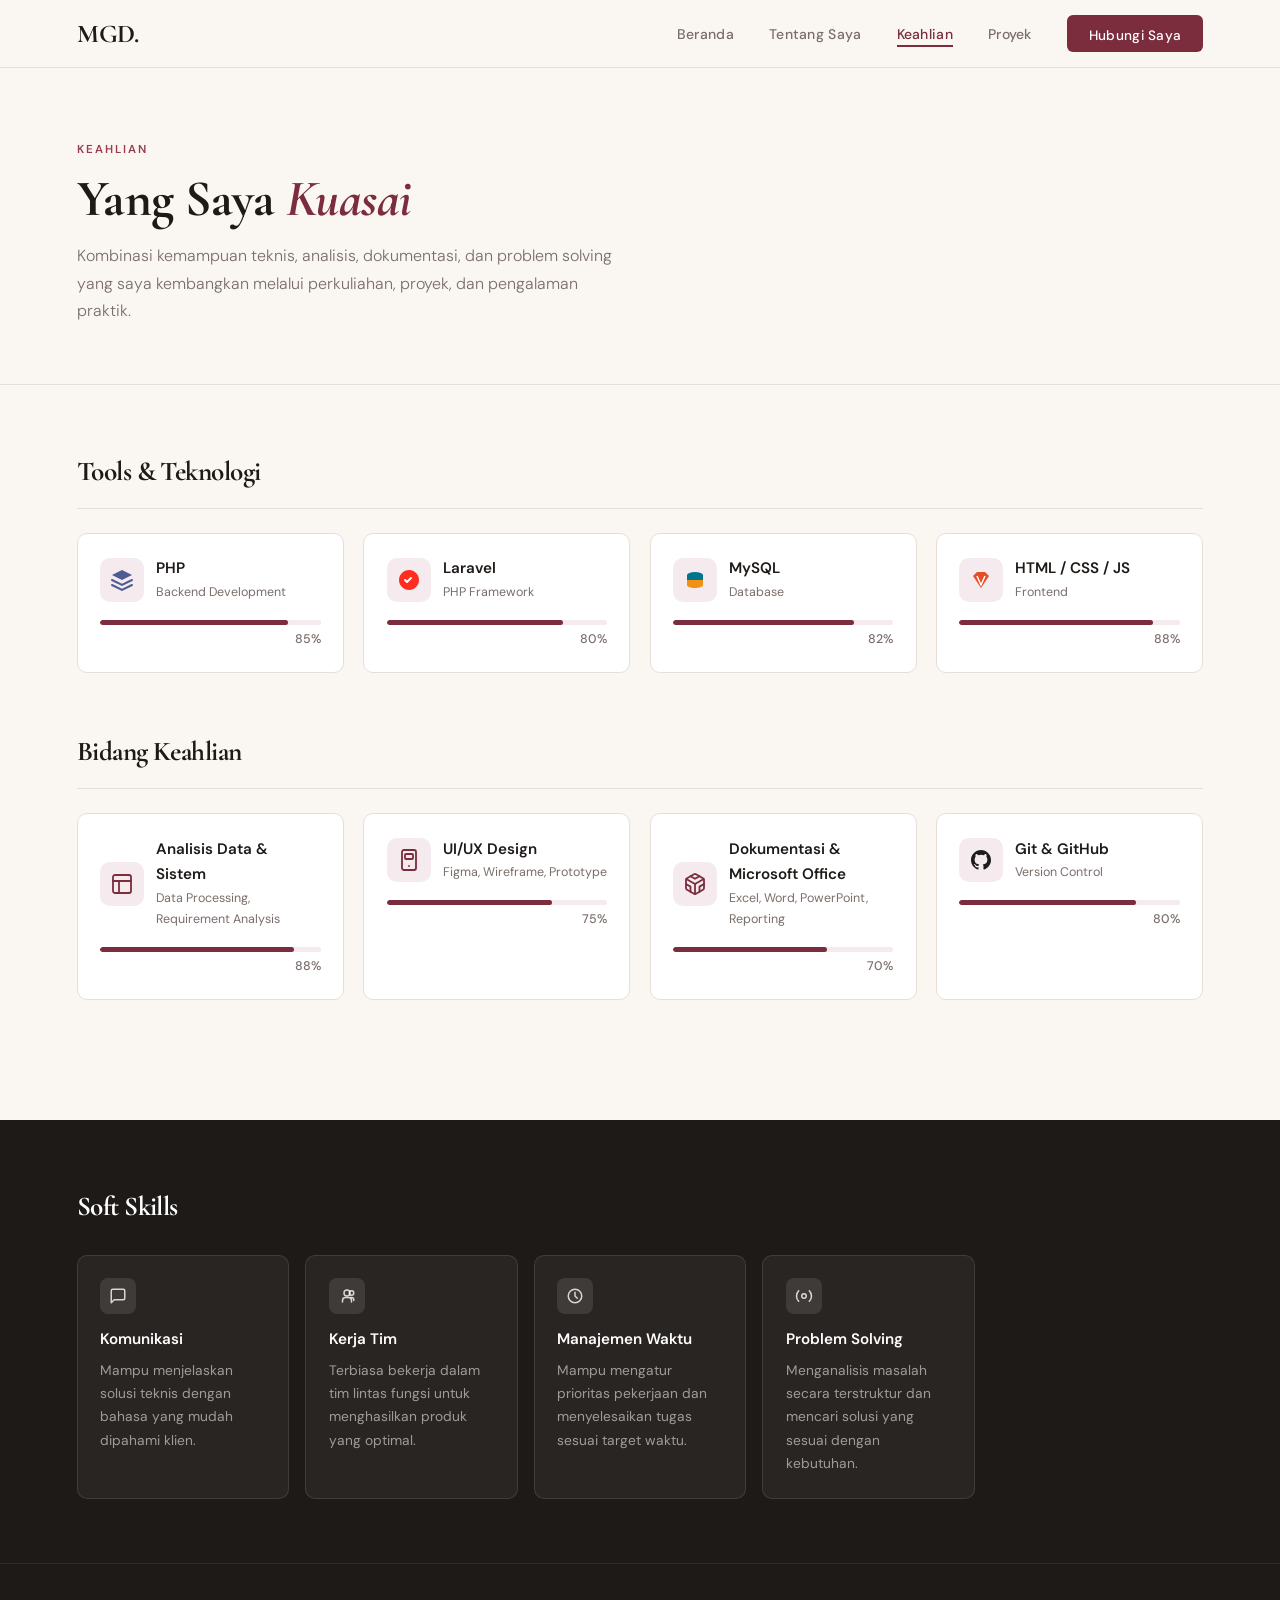
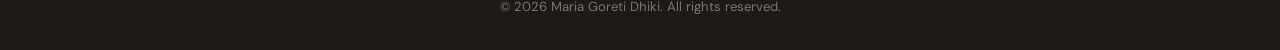
<file: skills.html>
<!DOCTYPE html>
<html lang="id">
<head>
  <meta charset="UTF-8"/>
  <meta name="viewport" content="width=device-width, initial-scale=1.0"/>
  <title>Keahlian – Maria Goreti Dhiki</title>
  <link rel="stylesheet" href="assets/css/style.css"/>
  <style>
    .tools-section { margin-bottom: 3.5rem; }
    .tools-section h3 {
      font-family: 'Cormorant Garamond', serif; font-size: 1.7rem; font-weight: 700;
      margin-bottom: 1.5rem; padding-bottom: 0.8rem; border-bottom: 1px solid var(--border); letter-spacing: -0.02em;
    }
    .tools-grid { display: grid; grid-template-columns: repeat(auto-fill, minmax(240px, 1fr)); gap: 1.2rem; }
    .tool-card {
      background: var(--white); border: 1px solid var(--border);
      border-radius: 10px; padding: 1.4rem;
      transition: border-color 0.25s, transform 0.25s, box-shadow 0.25s;
    }
    .tool-card:hover { border-color: var(--burgundy); transform: translateY(-4px); box-shadow: 0 8px 24px rgba(123,45,62,0.1); }
    .tool-header { display: flex; align-items: center; gap: 12px; margin-bottom: 1rem; }
    .tool-icon {
      width: 44px; height: 44px; border-radius: 10px;
      background: var(--burgundy-lt);
      display: flex; align-items: center; justify-content: center; flex-shrink: 0;
    }
    .tool-name { font-weight: 600; font-size: 0.95rem; }
    .tool-category { font-size: 0.78rem; color: var(--muted); }
    .skill-bar-bg { height: 5px; background: var(--burgundy-lt); border-radius: 10px; overflow: hidden; }
    .skill-bar-fill { height: 100%; background: var(--burgundy); border-radius: 10px; transition: width 1.2s ease; }
    .skill-pct { font-size: 0.78rem; color: var(--muted); text-align: right; margin-top: 4px; font-weight: 500; }

    .soft-section { background: var(--charcoal); color: var(--white); padding: 64px 6%; }
    .soft-section h3 {
      font-family: 'Cormorant Garamond', serif; font-size: 1.7rem; font-weight: 700;
      margin-bottom: 1.5rem; color: var(--white); letter-spacing: -0.02em;
    }
    .soft-grid { display: grid; grid-template-columns: repeat(auto-fill, minmax(200px, 1fr)); gap: 1rem; }
    .soft-card {
      background: rgba(255,255,255,0.05); border: 1px solid rgba(255,255,255,0.1);
      border-radius: 10px; padding: 1.4rem; transition: border-color 0.2s;
    }
    .soft-card:hover { border-color: rgba(255,255,255,0.3); }
    .soft-icon {
      width: 36px; height: 36px; border-radius: 8px;
      background: rgba(255,255,255,0.1);
      display: flex; align-items: center; justify-content: center; margin-bottom: 0.8rem;
    }
    .soft-card h4 { font-size: 0.95rem; font-weight: 600; margin-bottom: 6px; }
    .soft-card p { font-size: 0.86rem; color: rgba(255,255,255,0.55); }
  </style>
  <link rel="stylesheet" href="assets/css/responsive.css"/>
</head>
<body>
  <nav>
    <a href="index.html" class="nav-logo">MGD.</a>
    <button class="nav-toggle" type="button" aria-label="Buka menu navigasi" aria-expanded="false" aria-controls="primary-navigation">
      <span></span><span></span><span></span>
    </button>
    <ul class="nav-links" id="primary-navigation">
      <li><a href="index.html">Beranda</a></li>
      <li><a href="about.html">Tentang Saya</a></li>
      <li><a href="skills.html">Keahlian</a></li>
      <li><a href="projects.html">Proyek</a></li>
      <li><a href="contact.html" class="nav-contact-btn">Hubungi Saya</a></li>
    </ul>
  </nav>
  <div class="page-wrapper">
    <div class="page-hero">
      <p class="page-label">Keahlian</p>
      <h1 class="page-title">Yang Saya <em>Kuasai</em></h1>
      <p class="page-sub">Kombinasi kemampuan teknis, analisis, dokumentasi, dan problem solving yang saya kembangkan melalui perkuliahan, proyek, dan pengalaman praktik.</p>
    </div>
    <div class="section-content">

      <!-- Bahasa & Framework -->
      <div class="tools-section">
        <h3>Tools &amp; Teknologi</h3>
        <div class="tools-grid">

          <div class="tool-card fade-in">
            <div class="tool-header">
              <div class="tool-icon">
                <svg width="24" height="24" viewBox="0 0 24 24" fill="none">
                  <path d="M12 2L2 7l10 5 10-5-10-5z" fill="#4F5B93"/>
                  <path d="M2 17l10 5 10-5M2 12l10 5 10-5" stroke="#4F5B93" stroke-width="2" stroke-linecap="round"/>
                </svg>
              </div>
              <div><div class="tool-name">PHP</div><div class="tool-category">Backend Development</div></div>
            </div>
            <div class="skill-bar-bg"><div class="skill-bar-fill" style="width:85%"></div></div>
            <div class="skill-pct">85%</div>
          </div>

          <div class="tool-card fade-in">
            <div class="tool-header">
              <div class="tool-icon">
                <svg width="24" height="24" viewBox="0 0 24 24" fill="none">
                  <path d="M12 2C6.48 2 2 6.48 2 12s4.48 10 10 10 10-4.48 10-10S17.52 2 12 2z" fill="#FF2D20"/>
                  <path d="M8 12l2 2 4-4" stroke="white" stroke-width="2" stroke-linecap="round" stroke-linejoin="round"/>
                </svg>
              </div>
              <div><div class="tool-name">Laravel</div><div class="tool-category">PHP Framework</div></div>
            </div>
            <div class="skill-bar-bg"><div class="skill-bar-fill" style="width:80%"></div></div>
            <div class="skill-pct">80%</div>
          </div>

          <div class="tool-card fade-in">
            <div class="tool-header">
              <div class="tool-icon">
                <svg width="24" height="24" viewBox="0 0 24 24" fill="none">
                  <ellipse cx="12" cy="7" rx="8" ry="3" fill="#00758F"/>
                  <path d="M4 7v5c0 1.66 3.58 3 8 3s8-1.34 8-3V7" fill="#00758F"/>
                  <path d="M4 12v5c0 1.66 3.58 3 8 3s8-1.34 8-3v-5" fill="#F29111"/>
                </svg>
              </div>
              <div><div class="tool-name">MySQL</div><div class="tool-category">Database</div></div>
            </div>
            <div class="skill-bar-bg"><div class="skill-bar-fill" style="width:82%"></div></div>
            <div class="skill-pct">82%</div>
          </div>

          <div class="tool-card fade-in">
            <div class="tool-header">
              <div class="tool-icon">
                <svg width="24" height="24" viewBox="0 0 24 24" fill="none">
                  <path d="M4 8l4-4h8l4 4-8 12L4 8z" fill="#E44D26"/>
                  <path d="M8 8l4 9 4-9" stroke="white" stroke-width="1.5" fill="none"/>
                </svg>
              </div>
              <div><div class="tool-name">HTML / CSS / JS</div><div class="tool-category">Frontend</div></div>
            </div>
            <div class="skill-bar-bg"><div class="skill-bar-fill" style="width:88%"></div></div>
            <div class="skill-pct">88%</div>
          </div>

        </div>
      </div>

      <!-- Bidang Keahlian -->
      <div class="tools-section">
        <h3>Bidang Keahlian</h3>
        <div class="tools-grid">

          <div class="tool-card fade-in">
            <div class="tool-header">
              <div class="tool-icon">
                <svg width="24" height="24" viewBox="0 0 24 24" fill="none" stroke="#7B2D3E" stroke-width="1.8" stroke-linecap="round" stroke-linejoin="round">
                  <rect x="3" y="3" width="18" height="18" rx="2"/><line x1="3" y1="9" x2="21" y2="9"/><line x1="9" y1="21" x2="9" y2="9"/>
                </svg>
              </div>
              <div><div class="tool-name">Analisis Data &amp; Sistem</div><div class="tool-category">Data Processing, Requirement Analysis</div></div>
            </div>
            <div class="skill-bar-bg"><div class="skill-bar-fill" style="width:88%"></div></div>
            <div class="skill-pct">88%</div>
          </div>

          <div class="tool-card fade-in">
            <div class="tool-header">
              <div class="tool-icon">
                <svg width="24" height="24" viewBox="0 0 24 24" fill="none" stroke="#7B2D3E" stroke-width="1.8" stroke-linecap="round" stroke-linejoin="round">
                  <rect x="5" y="2" width="14" height="20" rx="2"/><line x1="12" y1="18" x2="12.01" y2="18"/>
                  <rect x="8" y="6" width="8" height="5" rx="1"/>
                </svg>
              </div>
              <div><div class="tool-name">UI/UX Design</div><div class="tool-category">Figma, Wireframe, Prototype</div></div>
            </div>
            <div class="skill-bar-bg"><div class="skill-bar-fill" style="width:75%"></div></div>
            <div class="skill-pct">75%</div>
          </div>

          <div class="tool-card fade-in">
            <div class="tool-header">
              <div class="tool-icon">
                <svg width="24" height="24" viewBox="0 0 24 24" fill="none" stroke="#7B2D3E" stroke-width="1.8" stroke-linecap="round" stroke-linejoin="round">
                  <path d="M21 16V8a2 2 0 00-1-1.73l-7-4a2 2 0 00-2 0l-7 4A2 2 0 003 8v8a2 2 0 001 1.73l7 4a2 2 0 002 0l7-4A2 2 0 0021 16z"/>
                  <polyline points="7.5 4.21 12 6.81 16.5 4.21"/><polyline points="7.5 19.79 7.5 14.6 3 12"/>
                  <polyline points="21 12 16.5 14.6 16.5 19.79"/><polyline points="3.27 6.96 12 12.01 20.73 6.96"/>
                  <line x1="12" y1="22.08" x2="12" y2="12"/>
                </svg>
              </div>
              <div><div class="tool-name">Dokumentasi &amp; Microsoft Office</div><div class="tool-category">Excel, Word, PowerPoint, Reporting</div></div>
            </div>
            <div class="skill-bar-bg"><div class="skill-bar-fill" style="width:70%"></div></div>
            <div class="skill-pct">70%</div>
          </div>

          <div class="tool-card fade-in">
            <div class="tool-header">
              <div class="tool-icon">
                <svg width="24" height="24" viewBox="0 0 24 24" fill="none">
                  <path fill-rule="evenodd" clip-rule="evenodd" d="M12 2C6.477 2 2 6.477 2 12c0 4.418 2.865 8.166 6.839 9.489.5.092.682-.217.682-.482 0-.237-.009-.868-.013-1.703-2.782.604-3.369-1.342-3.369-1.342-.454-1.155-1.11-1.462-1.11-1.462-.908-.62.069-.608.069-.608 1.003.07 1.531 1.03 1.531 1.03.892 1.529 2.341 1.087 2.91.832.092-.647.35-1.088.636-1.338-2.22-.253-4.555-1.11-4.555-4.943 0-1.091.39-1.984 1.029-2.683-.103-.253-.446-1.27.098-2.647 0 0 .84-.269 2.75 1.025A9.578 9.578 0 0112 6.836a9.59 9.59 0 012.504.337c1.909-1.294 2.747-1.025 2.747-1.025.546 1.377.202 2.394.1 2.647.64.699 1.028 1.592 1.028 2.683 0 3.842-2.339 4.687-4.566 4.935.359.309.678.919.678 1.852 0 1.336-.012 2.415-.012 2.743 0 .267.18.579.688.481C19.138 20.163 22 16.418 22 12c0-5.523-4.477-10-10-10z" fill="#1C1C1C"/>
                </svg>
              </div>
              <div><div class="tool-name">Git &amp; GitHub</div><div class="tool-category">Version Control</div></div>
            </div>
            <div class="skill-bar-bg"><div class="skill-bar-fill" style="width:80%"></div></div>
            <div class="skill-pct">80%</div>
          </div>

        </div>
      </div>
    </div>

    <!-- Soft Skills -->
    <div class="soft-section">
      <h3>Soft Skills</h3>
      <div class="soft-grid">
        <div class="soft-card fade-in">
          <div class="soft-icon">
            <svg width="18" height="18" viewBox="0 0 24 24" fill="none" stroke="rgba(255,255,255,0.8)" stroke-width="2" stroke-linecap="round" stroke-linejoin="round">
              <path d="M21 15a2 2 0 01-2 2H7l-4 4V5a2 2 0 012-2h14a2 2 0 012 2z"/>
            </svg>
          </div>
          <h4>Komunikasi</h4>
          <p>Mampu menjelaskan solusi teknis dengan bahasa yang mudah dipahami klien.</p>
        </div>
        <div class="soft-card fade-in">
          <div class="soft-icon">
            <svg width="18" height="18" viewBox="0 0 24 24" fill="none" stroke="rgba(255,255,255,0.8)" stroke-width="2" stroke-linecap="round" stroke-linejoin="round">
              <circle cx="12" cy="8" r="4"/><path d="M6 20v-2a4 4 0 014-4h4a4 4 0 014 4v2"/>
              <circle cx="18" cy="8" r="3"/><path d="M21 18v-1a3 3 0 00-3-3h-1"/>
            </svg>
          </div>
          <h4>Kerja Tim</h4>
          <p>Terbiasa bekerja dalam tim lintas fungsi untuk menghasilkan produk yang optimal.</p>
        </div>
        <div class="soft-card fade-in">
          <div class="soft-icon">
            <svg width="18" height="18" viewBox="0 0 24 24" fill="none" stroke="rgba(255,255,255,0.8)" stroke-width="2" stroke-linecap="round" stroke-linejoin="round">
              <circle cx="12" cy="12" r="9"/><path d="M12 7v5l3 3"/>
            </svg>
          </div>
          <h4>Manajemen Waktu</h4>
          <p>Mampu mengatur prioritas pekerjaan dan menyelesaikan tugas sesuai target waktu.</p>
        </div>
        <div class="soft-card fade-in">
          <div class="soft-icon">
            <svg width="18" height="18" viewBox="0 0 24 24" fill="none" stroke="rgba(255,255,255,0.8)" stroke-width="2" stroke-linecap="round" stroke-linejoin="round">
              <circle cx="12" cy="12" r="3"/><path d="M19.07 4.93a10 10 0 010 14.14M4.93 4.93a10 10 0 000 14.14"/>
            </svg>
          </div>
          <h4>Problem Solving</h4>
          <p>Menganalisis masalah secara terstruktur dan mencari solusi yang sesuai dengan kebutuhan.</p>
        </div>
      </div>
    </div>

    <footer style="background: var(--charcoal); color: rgba(255,255,255,0.4); border-top: 1px solid rgba(255,255,255,0.08);">
      <p>© 2026 Maria Goreti Dhiki. All rights reserved.</p>
    </footer>
  </div>
  <script src="assets/js/main.js"></script>
</body>
</html>
</file>
<file: assets/css/style.css>
@import url('https://fonts.googleapis.com/css2?family=Cormorant+Garamond:ital,wght@0,400;0,500;0,600;0,700;1,400;1,600&family=DM+Sans:opsz,wght@9..40,300;9..40,400;9..40,500;9..40,600&display=swap');

*, *::before, *::after { box-sizing: border-box; margin: 0; padding: 0; }

:root {
  --burgundy:    #7B2D3E;
  --burgundy-dk: #561E2B;
  --burgundy-md: #9B3D51;
  --burgundy-lt: #F5EAED;
  --burgundy-acc:#C4758A;
  --cream:       #FAF6F1;
  --warm-white:  #FFFCF9;
  --sand:        #EDE6DC;
  --charcoal:    #1E1A18;
  --muted:       #7A6E6A;
  --border:      #E8DED8;
  --white:       #FFFFFF;
}

html { scroll-behavior: smooth; }

body {
  font-family: 'DM Sans', sans-serif;
  background: var(--cream);
  color: var(--charcoal);
  font-size: 16px;
  line-height: 1.7;
}

/* NAV */
nav {
  position: fixed; top: 0; width: 100%;
  background: rgba(250,246,241,0.96);
  backdrop-filter: blur(12px);
  border-bottom: 1px solid var(--border);
  z-index: 100; padding: 0 6%;
  display: flex; align-items: center; justify-content: space-between;
  height: 68px;
}
.nav-logo {
  font-family: 'Cormorant Garamond', serif;
  font-size: 1.6rem; font-weight: 700;
  color: var(--charcoal); text-decoration: none;
  letter-spacing: -0.01em;
}
.nav-links { display: flex; gap: 2.2rem; list-style: none; align-items: center; }
.nav-links a {
  text-decoration: none; color: var(--muted);
  font-size: 0.875rem; font-weight: 500; letter-spacing: 0.02em;
  transition: color 0.2s; position: relative; padding-bottom: 4px;
}
.nav-links a::after {
  content: ''; position: absolute; bottom: 0; left: 0;
  width: 0; height: 1.5px; background: var(--burgundy);
  transition: width 0.25s;
}
.nav-links a:hover { color: var(--burgundy); }
.nav-links a:hover::after { width: 100%; }
.nav-links a.active { color: var(--burgundy); }
.nav-links a.active::after { width: 100%; }
.nav-contact-btn {
  display: inline-block;
  background: var(--burgundy); color: var(--white) !important;
  padding: 9px 22px; border-radius: 6px;
  font-size: 0.85rem !important; font-weight: 500 !important;
  text-decoration: none; transition: background 0.2s !important;
}
.nav-contact-btn:hover { background: var(--burgundy-md) !important; }
.nav-contact-btn::after { display: none !important; }

/* PAGE WRAPPER */
.page-wrapper { padding-top: 68px; min-height: 100vh; }

/* PAGE HERO */
.page-hero {
  padding: 72px 6% 60px;
  border-bottom: 1px solid var(--border);
  background: var(--cream);
}
.page-label {
  font-size: 0.72rem; font-weight: 600; letter-spacing: 0.18em;
  text-transform: uppercase; color: var(--burgundy-md);
  margin-bottom: 0.7rem;
}
.page-title {
  font-family: 'Cormorant Garamond', serif;
  font-size: clamp(2.4rem, 4vw, 3.6rem); font-weight: 700;
  line-height: 1.12; letter-spacing: -0.01em;
}
.page-title em { font-style: italic; color: var(--burgundy); }
.page-sub {
  color: var(--muted); max-width: 540px;
  margin-top: 0.9rem; font-size: 1rem; font-weight: 300;
}

/* SECTION CONTENT */
.section-content { padding: 64px 6%; }

/* BUTTONS */
.btn-primary {
  display: inline-block;
  background: var(--burgundy); color: var(--white);
  padding: 13px 30px; border-radius: 6px;
  text-decoration: none; font-size: 0.9rem; font-weight: 500;
  transition: background 0.2s, transform 0.15s; letter-spacing: 0.01em;
}
.btn-primary:hover { background: var(--burgundy-md); transform: translateY(-2px); }
.btn-outline {
  display: inline-block;
  border: 1.5px solid var(--charcoal); color: var(--charcoal);
  padding: 13px 30px; border-radius: 6px;
  text-decoration: none; font-size: 0.9rem; font-weight: 500;
  transition: all 0.2s;
}
.btn-outline:hover { border-color: var(--burgundy); color: var(--burgundy); transform: translateY(-2px); }

/* FOOTER */
footer {
  text-align: center; padding: 2rem 6%;
  border-top: 1px solid var(--border);
  font-size: 0.82rem; color: var(--muted);
  background: var(--cream);
}

/* FADE IN */
.fade-in {
  opacity: 0; transform: translateY(20px);
  transition: opacity 0.55s ease, transform 0.55s ease;
}
.fade-in.visible { opacity: 1; transform: translateY(0); }

/* RESPONSIVE */
@media (max-width: 768px) {
  .nav-links { gap: 1rem; }
  .page-hero { padding: 50px 5% 40px; }
  .section-content { padding: 44px 5%; }
}
</file>
<file: assets/css/responsive.css>
/* Responsive improvements for Maria Goreti Dhiki portfolio */
html { overflow-x: hidden; }
body { overflow-x: hidden; }
img, svg { max-width: 100%; }

/* Mobile navigation trigger: hidden on desktop */
.nav-toggle {
  display: none;
  width: 42px;
  height: 42px;
  border: 1px solid var(--border);
  border-radius: 10px;
  background: var(--warm-white);
  color: var(--charcoal);
  cursor: pointer;
  align-items: center;
  justify-content: center;
  flex-direction: column;
  gap: 5px;
  padding: 0;
}
.nav-toggle span {
  width: 20px;
  height: 2px;
  background: currentColor;
  border-radius: 999px;
  transition: transform .25s ease, opacity .2s ease;
}
.nav-toggle.active span:nth-child(1) { transform: translateY(7px) rotate(45deg); }
.nav-toggle.active span:nth-child(2) { opacity: 0; }
.nav-toggle.active span:nth-child(3) { transform: translateY(-7px) rotate(-45deg); }

/* Tablet */
@media (max-width: 1024px) {
  nav { padding-left: 4%; padding-right: 4%; }
  .nav-links { gap: 1.25rem; }
  .home-hero { gap: 2.5rem; padding-left: 5%; padding-right: 5%; }
  .avatar-frame { width: min(310px, 34vw); height: 390px; }
  .section-content, .services-section, .soft-section { padding-left: 5%; padding-right: 5%; }
  .about-grid, .contact-layout { gap: 3rem; }
}

/* Phone / small tablet */
@media (max-width: 768px) {
  nav {
    height: 64px;
    padding: 0 5%;
  }
  .page-wrapper { padding-top: 64px; }
  .nav-logo { font-size: 1.45rem; }
  .nav-toggle { display: flex; position: relative; z-index: 102; }
  .nav-links {
    position: fixed;
    top: 64px;
    left: 0;
    right: 0;
    display: flex;
    flex-direction: column;
    align-items: stretch;
    gap: 0;
    padding: 12px 5% 20px;
    background: rgba(250,246,241,.99);
    border-bottom: 1px solid var(--border);
    box-shadow: 0 18px 40px rgba(30,26,24,.10);
    transform: translateY(-125%);
    opacity: 0;
    visibility: hidden;
    pointer-events: none;
    transition: transform .28s ease, opacity .22s ease, visibility .22s;
    z-index: 101;
  }
  .nav-links.open {
    transform: translateY(0);
    opacity: 1;
    visibility: visible;
    pointer-events: auto;
  }
  .nav-links li { width: 100%; }
  .nav-links a {
    display: block;
    width: 100%;
    padding: 12px 4px;
    font-size: .94rem;
  }
  .nav-links a::after { display: none; }
  .nav-contact-btn {
    margin-top: 8px;
    text-align: center;
    padding: 11px 18px !important;
  }
  body.menu-open { overflow: hidden; }

  .page-hero { padding: 42px 5% 34px; }
  .page-title { font-size: clamp(2.25rem, 12vw, 3rem); }
  .page-sub { font-size: .94rem; }
  .section-content { padding: 40px 5%; }

  /* Home */
  .home-hero {
    min-height: auto !important;
    grid-template-columns: 1fr !important;
    gap: 2rem !important;
    padding: 48px 5% 42px !important;
    text-align: left;
  }
  .home-hero h1 { font-size: clamp(2.8rem, 14vw, 4rem); }
  .home-hero p { max-width: none; font-size: .98rem; margin-bottom: 1.8rem; }
  .hero-tag { font-size: .66rem; letter-spacing: .12em; margin-bottom: 1.2rem; }
  .hero-btns { gap: .7rem; }
  .hero-btns .btn-primary, .hero-btns .btn-outline { padding: 11px 18px; }
  .hero-visual {
    display: flex !important;
    width: 100%;
    justify-content: center;
    padding: 6px 0 20px;
  }
  .avatar-frame {
    width: min(82vw, 310px) !important;
    height: min(104vw, 390px) !important;
  }
  .hero-deco { display: none; }
  .hero-badge { right: max(0px, calc(50% - 165px)); bottom: 4px; }
  .info-strip { grid-template-columns: 1fr 1fr !important; }
  .info-strip-item {
    min-width: 0;
    padding: 18px 16px !important;
    border-right: 1px solid var(--border) !important;
    border-bottom: 1px solid var(--border) !important;
  }
  .info-strip-item:nth-child(even) { border-right: none !important; }
  .info-strip-item strong { overflow-wrap: anywhere; }
  .services-section { padding: 52px 5% !important; }
  .services-section h2 { font-size: clamp(2rem, 10vw, 2.6rem); }
  .services-grid { grid-template-columns: 1fr !important; gap: 1rem !important; }
  .service-card { padding: 1.4rem !important; }
  .service-screenshot img { height: auto !important; max-height: 210px; }
  .cta-section { padding: 58px 5% !important; }

  /* About */
  .about-grid { grid-template-columns: 1fr !important; gap: 2rem !important; }
  .about-photo { max-width: 360px; margin: 0 auto; }
  .about-photo img { width: 100%; height: auto; }
  .stats-row { grid-template-columns: 1fr 1fr !important; gap: .75rem !important; }
  .stat-card { min-width: 0; padding: 1.15rem .8rem !important; }
  .stat-num { font-size: 1.55rem !important; }
  .stat-label { font-size: .74rem !important; }
  .cert-grid { grid-template-columns: 1fr !important; }
  .timeline-item { padding-left: 1.3rem !important; }
  .about-cta { padding: 1.5rem !important; }

  /* Projects */
  .filter-bar {
    flex-wrap: nowrap !important;
    overflow-x: auto;
    padding-bottom: 8px;
    margin-right: -5vw;
    padding-right: 5vw;
    scrollbar-width: thin;
  }
  .filter-btn { flex: 0 0 auto; padding: 8px 15px !important; }
  .projects-grid { grid-template-columns: minmax(0, 1fr) !important; gap: 1rem !important; }
  .project-card { width: 100%; min-width: 0; }
  .project-thumb { height: 180px !important; }
  .project-info { padding: 1.25rem !important; }

  /* Skills */
  .tools-grid, .soft-grid { grid-template-columns: 1fr !important; gap: .85rem !important; }
  .tool-card, .soft-card { min-width: 0; }
  .soft-section { padding: 48px 5% !important; }

  /* Contact */
  .contact-layout { grid-template-columns: 1fr !important; gap: 2rem !important; }
  .form-row { grid-template-columns: 1fr !important; gap: 0 !important; }
  .contact-form-wrap, .info-card { min-width: 0; }
  .contact-form-wrap { padding: 1.4rem !important; }
  input, textarea, select, button { max-width: 100%; }
  .info-text { min-width: 0; }
  .info-text a, .info-text p { overflow-wrap: anywhere; }
}

/* Very small phones */
@media (max-width: 430px) {
  .home-hero { padding-top: 38px !important; }
  .home-hero h1 { font-size: 2.75rem; }
  .hero-btns { display: grid !important; grid-template-columns: 1fr; }
  .hero-btns a { width: 100%; text-align: center; }
  .info-strip { grid-template-columns: 1fr !important; }
  .info-strip-item { border-right: none !important; }
  .stats-row { grid-template-columns: 1fr 1fr !important; }
  .project-thumb { height: 165px !important; }
  .project-info h3 { font-size: 1.12rem !important; }
  .filter-btn { font-size: .78rem !important; }
}
</file>
